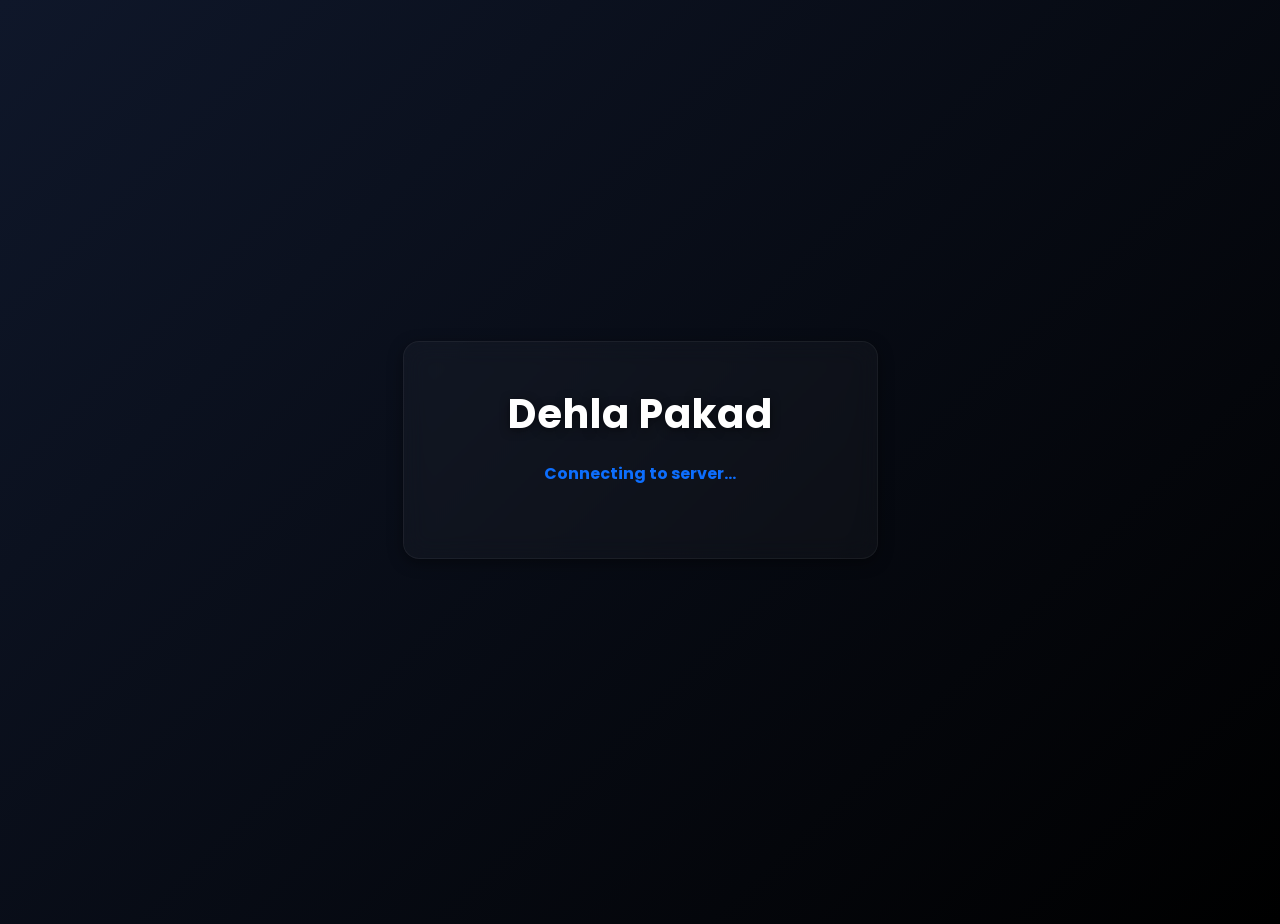
<file: src/index.html>
<!DOCTYPE html>
<html lang="en">
<head>
    <meta charset="UTF-8">
    <meta name="viewport" content="width=device-width, initial-scale=1.0, maximum-scale=1.0, user-scalable=no">
    <title>Dehla Pakad - Live Casino</title>
    <link href="https://cdn.jsdelivr.net/npm/bootstrap@5.3.0/dist/css/bootstrap.min.css" rel="stylesheet">
    <link href="https://fonts.googleapis.com/css2?family=Poppins:wght@300;400;600;700&display=swap" rel="stylesheet">
    <link rel="stylesheet" href="style.css">
    <!-- 🌟 PWA METADATA -->
    <link rel="manifest" href="manifest.json">
    <meta name="theme-color" content="#0f172a">
    <link rel="apple-touch-icon" href="icons/icon.svg">
</head>
<body>



<div id="lobby-screen" class="container mt-4 h-100 d-flex flex-column justify-content-center pb-5">
    <div class="row justify-content-center text-center">
        <div class="col-11 col-sm-8 col-md-6 col-lg-5 glass-panel p-4 p-md-5">
            <h1 class="page-title mb-4">Dehla Pakad</h1>
            <p id="lobby-status" class="text-primary fw-bold mb-4">Connecting to server...</p>

            <div id="lobby-controls" style="display: none;">

                <!-- Name Input -->
                <div class="mb-0">
                    <input type="text" id="player-name" class="form-control text-center fs-5 premium-input mb-1" placeholder="Enter Your Name" maxlength="12">
                    <!-- Visibility hidden reserves the physical space. &nbsp; ensures it has height even when empty. -->
                    <div id="name-error" class="text-danger small fw-bold text-center px-2 mb-1" style="visibility: hidden; opacity: 0; transition: opacity 0.2s ease;">&nbsp;</div>
                </div>
                <div class="premium-checkbox-container mb-4 text-start">
                    <label style="cursor: pointer; display: flex; align-items: center; gap: 10px; margin: 0;">
                        <input type="checkbox" id="evenDehlaToggle" style="width: 18px; height: 18px; cursor: pointer;">
                        <span style="font-weight: 500; font-size: 0.95rem;">Even Dehla Rule</span>
                    </label>
                </div>
                <!-- 🌟 NEW: Round Limit Toggle -->
                <div class="premium-checkbox-container mb-3 text-start">
                    <label style="cursor: pointer; display: flex; align-items: center; gap: 10px; margin: 0;">
                        <input type="checkbox" id="roundLimitToggle" onchange="toggleStepper()" style="width: 18px; height: 18px; cursor: pointer;">
                        <span style="font-weight: 500; font-size: 0.95rem;">Enable Round Limit</span>
                    </label>
                </div>

                <!-- 🌟 NEW: Stepper UI (Hidden by default) -->
                <div id="stepper-ui" class="stepper-container mb-4" style="display: none;">
                    <!-- Mouse and Touch events added for fast-increment -->
                    <button id="step-down" class="btn-stepper"
                            onmousedown="startStepper('down')" onmouseup="stopStepper()" onmouseleave="stopStepper()"
                            ontouchstart="startStepper('down')" ontouchend="stopStepper()">-</button>

                    <span class="fs-4 fw-bold text-white tracking-wide"><span id="round-limit-val">5</span> Rnds</span>

                    <button id="step-up" class="btn-stepper"
                            onmousedown="startStepper('up')" onmouseup="stopStepper()" onmouseleave="stopStepper()"
                            ontouchstart="startStepper('up')" ontouchend="stopStepper()">+</button>
                </div>

                <button class="btn btn-premium btn-lg w-100 mb-4" onclick="createRoom()">Create New Room</button>

                <div class="d-flex align-items-center mb-4">
                    <hr class="flex-grow-1 border-secondary opacity-25">
                    <span class="mx-3 text-muted small fw-bold tracking-wide">OR</span>
                    <hr class="flex-grow-1 border-secondary opacity-25">
                </div>

                <!-- Join Code Input -->
                <div class="mb-0">
                    <input type="text" id="join-code" class="form-control text-center fs-5 text-uppercase premium-input mb-1" placeholder="4-Digit Code" maxlength="4">
                    <div id="code-error" class="text-danger small fw-bold text-center px-2 mb-1" style="visibility: hidden; opacity: 0; transition: opacity 0.2s ease;">&nbsp;</div>
                </div>
                <button class="btn btn-premium btn-lg w-100 mb-3" onclick="joinRoom()">Join Room</button>
                <button class="btn btn-premium btn-lg w-100 mb-3"  onclick="joinAsSpectator()">
                    👁️ Watch Game
                </button>
            </div>
        </div>
    </div>
</div>

<div id="game-menu-modal" class="position-fixed top-0 start-0 w-100 h-100 justify-content-center align-items-center" style="background: rgba(0,0,0,0.85); z-index: 2000; display: none; backdrop-filter: blur(5px);">
    <div class="glass-panel text-center w-100 mx-3" style="max-width: 380px;">
        <h3 class="page-title mb-2">Game Menu</h3>
        <p class="fs-5 mb-4 text-white">Room Code: <strong class="text-primary" id="menu-room-code" style="font-size: 1.2em; text-shadow: 0 0 10px rgba(37,99,235,0.5);">####</strong></p>
        <div class="glass-inner p-3 mb-4">
            <h6 class="mb-3 text-muted border-bottom border-secondary pb-2 tracking-wide text-uppercase" style="font-size: 0.85rem;">Current Round Dehlas</h6>
            <div class="d-flex justify-content-between fs-5 fw-bold">
                <span class="text-primary">Team A: <span class="text-white ms-2" id="menu-scoreA">0</span></span>
                <span class="text-primary">Team B: <span class="text-white ms-2" id="menu-scoreB">0</span></span>
            </div>
        </div>
        <button id="mute-toggle-btn" class="btn btn-outline-light w-100 mb-3 rounded-pill fw-bold" style="border-color: var(--glass-border);" onclick="toggleMute()">🔊 Mute Sounds</button>
        <button class="btn btn-outline-light w-100 mb-3 rounded-pill fw-bold" style="border-color: var(--glass-border);" onclick="toggleRulesScreen()">📜 Room Rules</button>
        <button class="btn btn-outline-light w-100 mb-3 rounded-pill fw-bold" style="border-color: var(--glass-border);" onclick="toggleScoreboard()">📊 Match Scoreboard</button>
        <button class="btn btn-premium-danger btn-lg w-100 mb-4" onclick="leaveRoom()">🚪 Leave Game</button>
        <button class="btn btn-outline-light w-100 mb-3 rounded-pill fw-bold" style="border-color: var(--glass-border);" onclick="toggleHowToPlay()">📖 How to Play</button>
        <button class="btn btn-premium btn-lg w-100 mt-1" onclick="toggleGameMenu()">Resume Game</button>
    </div>
</div>

<div id="victory-screen" class="position-fixed top-0 start-0 w-100 h-100 justify-content-center align-items-center" style="background: rgba(0,0,0,0.85); z-index: 1000; display: none !important; backdrop-filter: blur(5px);">
    <div class="glass-panel text-center w-100 mx-3" style="max-width: 450px; max-height: 95vh; display: flex; flex-direction: column;">

        <h2 class="page-title mb-2 text-warning" style="text-shadow: 0 0 10px rgba(241, 196, 15, 0.4);">Round Over!</h2>
        <h5 id="victory-title" class="mb-3 text-white fw-bold">Calculating...</h5>

        <!-- TEAM ROUND SCORES -->
        <div class="d-flex justify-content-around mb-3">
            <div class="glass-inner p-2" style="width: 48%;">
                <h6 class="text-primary m-0 fw-bold tracking-wide text-uppercase" style="font-size: 0.85rem;">Team A</h6>
                <small class="text-white">Dehlas: <span id="modal-dehlasA">0</span><br>Pts: <span class="text-success fw-bold">+<span id="modal-pointsA">0</span></span></small>
            </div>
            <div class="glass-inner p-2" style="width: 48%;">
                <h6 class="text-primary m-0 fw-bold tracking-wide text-uppercase" style="font-size: 0.85rem;">Team B</h6>
                <small class="text-white">Dehlas: <span id="modal-dehlasB">0</span><br>Pts: <span class="text-success fw-bold">+<span id="modal-pointsB">0</span></span></small>
            </div>
        </div>

        <!-- CTAs / BUTTONS (Kept high for easy clicking without scrolling) -->
        <div id="victory-buttons" class="d-flex gap-3 mb-3">
            <button class="btn btn-premium w-50 py-2 rounded-pill" onclick="playAgain()">Next Round</button>
            <button class="btn btn-premium-danger w-50 py-2 rounded-pill" onclick="finishGame()">End Game</button>
        </div>
        <div id="game-over-message" class="text-success fs-4 fw-bold mb-3" style="display: none;"></div>

        <!-- MINI SCOREBOARD (Moved back down) -->
        <div class="hide-inner-scroll mb-3" style="max-height: 120px; overflow-y: auto; border-radius: 8px; border: 1px solid var(--glass-border);">
            <table class="glass-table m-0">
                <thead style="background: rgba(0,0,0,0.9);"><tr><th>Rnd</th><th>T-A</th><th>T-B</th></tr></thead>
                <tbody id="victory-scoreboard-body"></tbody>
            </table>
        </div>

        <!-- TOTAL SCORE (Restored to the very bottom below the table) -->
        <h5 class="m-0 text-primary fw-bold">Total: <span id="modal-match-score" class="text-white">0 - 0</span></h5>

    </div>
</div>

<div id="scoreboard-screen" class="position-fixed top-0 start-0 w-100 h-100 justify-content-center align-items-center" style="background: rgba(0,0,0,0.85); z-index: 3000; display: none; backdrop-filter: blur(5px);">
    <div class="glass-panel text-center w-100 mx-3" style="max-width: 400px; max-height: 90vh; display: flex; flex-direction: column;">
        <h3 class="page-title mb-3">Match History</h3>

        <div  class="hide-inner-scroll" style="flex-grow: 1; overflow-y: auto; margin-bottom: 15px; border-radius: 8px;">
            <table class="glass-table">
                <thead>
                <tr><th>Round</th><th>Team A</th><th>Team B</th></tr>
                </thead>
                <tbody id="main-scoreboard-body">
                <!-- Dynamic Rows Go Here -->
                </tbody>
                <tfoot>
                <tr class="fw-bold text-warning">
                    <td>TOTAL</td>
                    <td id="history-total-A">0</td>
                    <td id="history-total-B">0</td>
                </tr>
                </tfoot>
            </table>
        </div>

        <button class="btn btn-premium w-100 rounded-pill py-2" onclick="toggleScoreboard()">Close</button>
    </div>
</div>

<div id="rules-screen" class="position-fixed top-0 start-0 w-100 h-100 justify-content-center align-items-center" style="background: rgba(0,0,0,0.85); z-index: 3000; display: none; backdrop-filter: blur(5px);">
    <div class="glass-panel text-center w-100 mx-3" style="max-width: 400px; max-height: 90vh; display: flex; flex-direction: column;">
        <h3 class="page-title mb-3">Room Rules</h3>

        <!-- Scrollable container ready for future rules -->
        <div class="hide-inner-scroll text-start" style="flex-grow: 1; overflow-y: auto; margin-bottom: 15px; border-radius: 8px;">
            <table class="glass-table w-100 m-0">
                <tbody id="rules-table-body">
                <tr>
                    <td class="text-white fw-bold">Even Dehla Rule</td>
                    <td class="text-end" id="menu-rule-even">...</td>
                </tr>
                <tr>
                    <td class="text-white fw-bold">Round Limit</td>
                    <td class="text-end" id="menu-rule-limit">...</td>
                </tr>
                <!-- In the future, just add new <tr> tags here! -->
                </tbody>
            </table>
        </div>

        <button class="btn btn-premium w-100 rounded-pill py-2" onclick="toggleRulesScreen()">Close</button>
    </div>
</div>

<div id="spectator-list-screen" class="position-fixed top-0 start-0 w-100 h-100 justify-content-center align-items-center" style="background: rgba(0,0,0,0.85); z-index: 3000; display: none; backdrop-filter: blur(5px);">
    <div class="glass-panel text-center w-100 mx-3" style="max-width: 400px; max-height: 90vh; display: flex; flex-direction: column;">
        <h3 class="page-title mb-3">Live Spectators</h3>

        <div class="hide-inner-scroll text-start" style="flex-grow: 1; overflow-y: auto; margin-bottom: 15px; border-radius: 8px;">
            <table class="glass-table w-100 m-0">
                <tbody id="spectators-table-body">
                <!-- Names dynamically injected here -->
                </tbody>
            </table>
        </div>

        <button class="btn btn-premium w-100 rounded-pill py-2" onclick="toggleSpectatorModal()">Close</button>
    </div>
</div>

<div id="how-to-play-modal" class="position-fixed top-0 start-0 w-100 h-100 justify-content-center align-items-center" style="background: rgba(0,0,0,0.85); z-index: 3500; display: none; backdrop-filter: blur(5px);">
    <div class="glass-panel text-center w-100 mx-3 d-flex flex-column" style="max-width: 450px; max-height: 90vh; padding: 25px 20px;">
        <h3 class="page-title mb-4" style="font-size: 1.5rem;">How to Play</h3>

        <div class="hide-inner-scroll" style="flex-grow: 1; overflow-y: auto; border-radius: 8px;">

            <!-- Step 1 -->
            <div class="rule-card d-flex align-items-center p-3 mb-3 text-start">
                <div class="rule-icon-pod pod-purple me-3">🃏</div>
                <div>
                    <div class="rule-title">1. The Deal</div>
                    <p class="rule-text">Everyone gets 5 cards. The game starts <strong>without</strong> a Trump suit.</p>
                </div>
            </div>

            <!-- Step 2 -->
            <div class="rule-card d-flex align-items-center p-3 mb-3 text-start">
                <div class="rule-icon-pod pod-blue me-3">♠️</div>
                <div>
                    <div class="rule-title">2. Discovering Trump</div>
                    <p class="rule-text">You must follow suit. The first time a player breaks suit, that new suit permanently becomes <strong>Trump</strong>!</p>
                </div>
            </div>

            <!-- Step 3 -->
            <div class="rule-card d-flex align-items-center p-3 mb-3 text-start">
                <div class="rule-icon-pod pod-orange me-3">🔥</div>
                <div>
                    <div class="rule-title">3. The Bowni Bet</div>
                    <p class="rule-text">After all 13 cards are dealt, call Bowni to bet you'll catch <strong>ALL FOUR 10s</strong>. If the enemy catches even one, you lose instantly.</p>
                </div>
            </div>

            <!-- 🌟 NEW: Step 4 (Trick Rules & Partner Exception) -->
            <div class="rule-card d-flex align-items-center p-3 mb-3 text-start">
                <div class="rule-icon-pod pod-teal me-3">⚔️</div>
                <div>
                    <div class="rule-title">4. Playing the Tricks</div>
                    <p class="rule-text">The player who discovered Trump leads first. You must follow suit. If you can't, you <strong>must play Trump</strong>—<em>unless</em> your partner is currently winning the trick, then you can play anything!</p>
                </div>
            </div>

            <!-- Step 5 (Formerly Step 4) -->
            <div class="rule-card d-flex align-items-center p-3 mb-3 text-start">
                <div class="rule-icon-pod pod-red me-3">🧹</div>
                <div>
                    <div class="rule-title">5. Sweeping the Pile</div>
                    <p class="rule-text">Winning a trick leaves the cards on the table. The <em>same player</em> must win <strong>TWO tricks in a row</strong> to capture the pile.</p>
                </div>
            </div>

            <!-- Step 6 (Formerly Step 5) -->
            <div class="rule-card d-flex align-items-center p-3 mb-2 text-start">
                <div class="rule-icon-pod pod-gold me-3">🏆</div>
                <div>
                    <div class="rule-title">6. 13th Trick & Scoring</div>
                    <p class="rule-text">The winner of the final trick sweeps everything left on the table. Most 10s wins the round!</p>
                </div>
            </div>

        </div>

        <button class="btn btn-premium w-100 rounded-pill py-3 mt-4 fw-bold fs-6" onclick="toggleHowToPlay()">Close Guide</button>
    </div>
</div>

<div id="game-screen">

    <!-- 🌟 NEW: Smart Edge Bowni Indicator -->
<!--    <div id="bowni-smart-edge" class="position-absolute top-0 start-0 w-100 h-100" style="pointer-events: none; z-index: 45; display: none; overflow: hidden; border: 1px solid rgba(255,255,255,0.05);">-->
<!--        <div class="edge-beam edge-top"></div>-->
<!--        <div class="edge-beam edge-right"></div>-->
<!--        <div class="edge-beam edge-bottom"></div>-->
<!--        <div class="edge-beam edge-left"></div>-->
<!--    </div>-->
    <!-- 🌟 Bowni Solid Flare Border -->
    <div id="bowni-flare-border" class="position-absolute top-0 start-0 w-100 h-100" style="pointer-events: none; z-index: 45; display: none;"></div>

    <!-- 🌟 NEW: Unified Header Bar (Trump, Bowni, Menu) -->
    <div class="position-absolute top-0 start-0 w-100 d-flex justify-content-between align-items-start p-2 p-md-3" style="z-index: 50; pointer-events: none;">

        <!-- Left Group: Trump & Bowni -->
        <div class="d-flex align-items-center gap-2" style="pointer-events: auto;">
            <div id="trump-display" class="hud-badge text-white m-0" style="position: relative; top: 0; left: 0;">
                T: <span id="trump" class="text-danger">NONE</span>
            </div>
            <!-- Handled dynamically by JS -->
            <div id="bowni-badge" class="hud-badge text-white m-0" style="position: relative; top: 0; left: 0; display: none;"></div>
        </div>

        <!-- Right Group: Menu Button -->
        <div class="d-flex align-items-center gap-2" style="pointer-events: auto;">
            <!-- 🌟 NEW: Spectator Count Badge -->
            <div id="spectator-badge" class="hud-badge text-white m-0" style="cursor: pointer; display: none;" onclick="toggleSpectatorModal()">
                👁️ <span id="spectator-count-text">0</span>
            </div>

            <div id="menu-button" class="hud-badge text-white m-0" style="cursor: pointer; transition: 0.2s;" onclick="toggleGameMenu()">
                ⚙️
            </div>
        </div>
    </div>

    <!-- (Keep your bowni-container and pods below this exactly as they are) -->
    <!-- 🌟 NEW: Live Tension Bar inside Bowni Container -->
    <div id="bowni-container" class="position-absolute top-50 start-50 translate-middle text-center" style="display: none; z-index: 100;">
        <button class="btn btn-danger btn-lg shadow-lg mb-3" style="animation: pulse-pod 1s infinite alternate; padding: 12px 35px; font-size: 1.4rem; font-weight: bold; border-radius: 50px;" onclick="callBowni()">🔥 CALL BOWNI</button>

        <div class="timer-track" style="width: 220px; height: 10px; background: rgba(0,0,0,0.6); border-radius: 10px; overflow: hidden; margin: 0 auto; border: 1px solid rgba(255,255,255,0.2); box-shadow: inset 0 2px 4px rgba(0,0,0,0.8);">
            <div id="bowni-timer-bar" style="height: 100%; width: 100%; background: #2ecc71;"></div>
        </div>
    </div>

    <div id="pod-me" class="player-pod pod-bottom">
        <span id="badge-me"></span> <span id="bottom-pod-name">Me</span> <div class="turn-indicator"></div>
    </div>
    <div id="pod-right" class="player-pod pod-right">
        <span id="badge-right"></span> <span id="right-pod-name">Waiting...</span> <div class="turn-indicator"></div>
    </div>
    <div id="pod-top" class="player-pod pod-top">
        <span id="badge-top"></span> <span id="top-pod-name">Waiting...</span> <div class="turn-indicator"></div>
    </div>
    <div id="pod-left" class="player-pod pod-left">
        <span id="badge-left"></span> <span id="left-pod-name">Waiting...</span> <div class="turn-indicator"></div>
    </div>
    <div class="table-center">
        <div id="table-cards" class="position-absolute w-100 h-100 d-flex justify-content-center align-items-center"></div>
        <div id="pile-counter" class="position-absolute text-warning fw-bold fs-6" style="bottom: -25px; left: 50%; transform: translateX(-50%); white-space: nowrap;">Pile: 0</div>
    </div>

    <div class="my-hand-container">
        <div id="my-turn-glow" class="position-absolute w-100 h-100" style="border-radius: 20px; top: 0; left: 0; pointer-events: none; transition: 0.3s;"></div>
        <div id="my-hand" class="d-flex position-relative z-1"></div>
    </div>
</div>

<div id="danger-modal" class="position-fixed top-0 start-0 w-100 h-100 justify-content-center align-items-center" style="background: rgba(0,0,0,0.85); z-index: 4000; display: none; backdrop-filter: blur(5px);">

    <div class="glass-panel text-center w-100 mx-3 d-flex flex-column align-items-center" style="max-width: 420px; padding: 30px 25px; border: 1px solid rgba(239, 68, 68, 0.4); box-shadow: 0 8px 32px rgba(239, 68, 68, 0.25);">

        <!-- 🌟 NEW: Premium Icon Pod -->
        <div class="danger-icon-pod mb-3">
            <span style="filter: drop-shadow(0 2px 4px rgba(0,0,0,0.5));">⚠️</span>
        </div>

        <h3 id="danger-title" class="text-danger fw-bold mb-3 text-uppercase" style="font-size: 1.25rem; letter-spacing: 1px;">Warning</h3>

        <!-- 🌟 FIX: Added px-3 to give the text breathing room from the edges -->
        <p id="danger-message" class="text-white mb-4 px-3" style="font-size: 0.95rem; line-height: 1.5; color: #cbd5e1;">
            Are you sure you want to proceed?
        </p>

        <!-- 🌟 FIX: Responsive Button Stacking (Vertical on Mobile, Horizontal on Desktop) -->
        <div class="d-flex flex-column flex-sm-row gap-3 w-100 mt-2">
            <!-- order-2 on mobile puts Cancel at the bottom for safety, but order-sm-1 keeps it on the left for Desktop -->
            <button class="btn btn-outline-light w-100 rounded-pill fw-bold py-3 py-sm-2 order-2 order-sm-1" onclick="closeDangerModal()">Cancel</button>
            <button class="btn btn-premium-danger w-100 rounded-pill fw-bold py-3 py-sm-2 order-1 order-sm-2" onclick="confirmDangerModal()">Yes, Proceed</button>
        </div>

    </div>
</div>

<!-- 🌟 NEW: PREMIUM SYSTEM ALERT MODAL (Sapphire Card) -->
<div id="system-alert-modal" class="position-fixed top-0 start-0 w-100 h-100 justify-content-center align-items-center" style="background: rgba(0,0,0,0.85); z-index: 4500; display: none; backdrop-filter: blur(5px);">
    <div class="glass-panel text-center w-100 mx-3 d-flex flex-column align-items-center" style="max-width: 380px; padding: 30px 25px; border: 1px solid rgba(59, 130, 246, 0.4); box-shadow: 0 8px 32px rgba(37, 99, 235, 0.25);">

        <!-- Premium Sapphire Icon Pod (48x48) -->
        <div class="mb-3 d-flex align-items-center justify-content-center" style="width: 48px; height: 48px; border-radius: 50%; background: linear-gradient(135deg, rgba(59, 130, 246, 0.15), rgba(30, 64, 175, 0.4)); border: 1px solid rgba(59, 130, 246, 0.5); box-shadow: inset 0 2px 10px rgba(96, 165, 250, 0.1), 0 4px 15px rgba(37, 99, 235, 0.4);">
            <span style="font-family: Georgia, serif; font-style: italic; font-weight: bold; font-size: 1.5rem; color: #ffffff; filter: drop-shadow(0 2px 4px rgba(0,0,0,0.6));">i</span>
        </div>

        <h3 id="system-alert-title" class="text-primary fw-bold mb-3 text-uppercase" style="font-size: 1.15rem; letter-spacing: 1px;">Notice</h3>

        <!-- Text wrapping container (px-3 adds breathing room for long messages) -->
        <p id="system-alert-message" class="text-white mb-4 px-3" style="font-size: 0.95rem; line-height: 1.5; color: #cbd5e1;">
            System message goes here.
        </p>

        <!-- Single Full-Width OK Button -->
        <div class="d-flex w-100 mt-2">
            <button class="btn btn-premium w-100 rounded-pill fw-bold py-3 py-sm-2" onclick="confirmSystemAlert()">OK</button>
        </div>

    </div>
</div>

<script src="app.js"></script>
<!-- 🌟 NEW: Hidden Audio Engine -->
<audio id="sfx-bowni-call" src="sounds/bowni-call.mp3" preload="auto"></audio>
<audio id="sfx-bowni-success" src="sounds/bowni-success.mp3" preload="auto"></audio>
<audio id="sfx-bowni-fail" src="sounds/bowni-fail.mp3" preload="auto"></audio>
<audio id="sfx-card-snap" src="sounds/card-snap.mp3" preload="auto"></audio>
<audio id="sfx-error" src="sounds/error.mp3" preload="auto"></audio>
<audio id="sfx-dehla-capture" src="sounds/dehla-capture.mp3" preload="auto"></audio>

<!-- 🌟 PWA SERVICE WORKER REGISTRATION -->
<script>
    if ('serviceWorker' in navigator) {
        window.addEventListener('load', () => {
            navigator.serviceWorker.register('./sw.js')
                .then((reg) => console.log('PWA Service Worker registered.', reg.scope))
                .catch((err) => console.error('PWA Registration failed:', err));
        });
    }
</script>
</body>
</html>
</file>
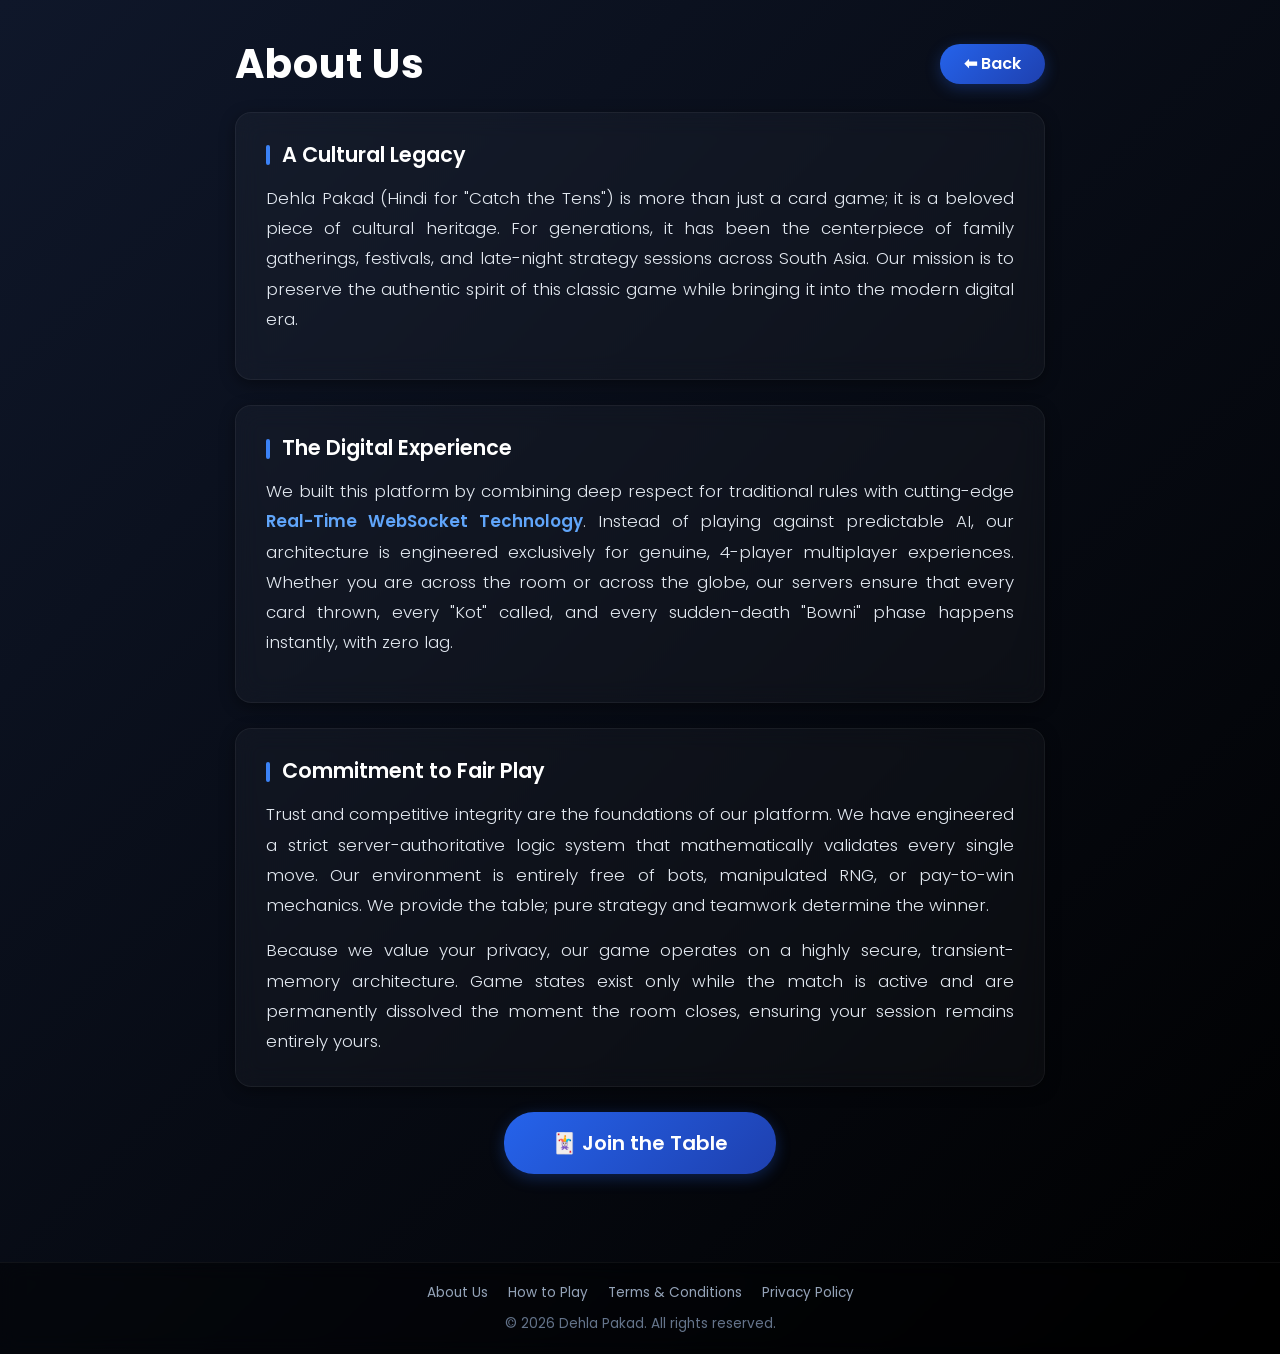
<file: src/about.html>
<!DOCTYPE html>
<html lang="en">
<head>
    <meta charset="UTF-8">
    <meta name="viewport" content="width=device-width, initial-scale=1.0, maximum-scale=1.0, user-scalable=no">
    <title>About Us - Dehla Pakad</title>
    <link href="https://cdn.jsdelivr.net/npm/bootstrap@5.3.0/dist/css/bootstrap.min.css" rel="stylesheet">
    <link href="https://fonts.googleapis.com/css2?family=Poppins:wght@300;400;600;700&display=swap" rel="stylesheet">
    <style>
        /* 1. VIP MIDNIGHT BACKGROUND & STRICT AXIS LOCK */
        html, body {
            overflow-x: hidden;
            width: 100%;
            background: linear-gradient(135deg, #0f172a 0%, #000000 100%);
            color: #e2e8f0;
            margin: 0;
            min-height: 100vh;
            font-family: 'Poppins', sans-serif;
            display: flex;
            flex-direction: column;
        }

        /* 2. ELEGANT SAPPHIRE SCROLLBAR */
        ::-webkit-scrollbar { width: 6px; }
        ::-webkit-scrollbar-track { background: #000000; }
        ::-webkit-scrollbar-thumb { background: #3b82f6; border-radius: 10px; }
        ::-webkit-scrollbar-thumb:hover { background: #60a5fa; }

        /* 3. LAYOUT */
        .policy-container {
            max-width: 850px;
            width: 100%;
            margin: 40px auto;
            padding: 0 20px;
            box-sizing: border-box;
        }

        /* 4. FROSTED GLASS CARDS */
        .policy-card {
            background: rgba(255, 255, 255, 0.03);
            backdrop-filter: blur(12px);
            -webkit-backdrop-filter: blur(12px);
            border: 1px solid rgba(255, 255, 255, 0.05);
            border-radius: 16px;
            padding: 30px;
            margin-bottom: 25px;
            transition: all 0.4s ease;
            box-shadow: 0 4px 15px rgba(0, 0, 0, 0.4);
            overflow-wrap: break-word;
            word-wrap: break-word;
            word-break: break-word;
        }

        .policy-card:hover {
            transform: translateY(-4px);
            background: rgba(255, 255, 255, 0.05);
            border-color: rgba(59, 130, 246, 0.5);
            box-shadow: 0 12px 30px rgba(0, 0, 0, 0.6);
        }

        /* 5. TYPOGRAPHY & JUSTIFICATION */
        .page-title {
            color: #ffffff;
            font-weight: 700;
            letter-spacing: 1px;
        }

        .section-title {
            color: #ffffff;
            font-weight: 600;
            font-size: 1.3rem;
            margin-bottom: 15px;
            display: flex;
            align-items: center;
        }

        .section-title::before {
            content: "";
            display: inline-block;
            width: 4px;
            height: 20px;
            background: #3b82f6;
            margin-right: 12px;
            border-radius: 2px;
        }

        .policy-card p, .policy-card li {
            font-weight: 300;
            line-height: 1.8;
            font-size: 1.05rem;
            text-align: justify;
            margin-bottom: 15px;
        }

        /* 6. PREMIUM SAPPHIRE BUTTONS */
        .btn-lobby {
            background: linear-gradient(135deg, #2563eb 0%, #1e40af 100%);
            color: #ffffff;
            font-weight: 600;
            border: none;
            border-radius: 30px;
            box-shadow: 0 4px 15px rgba(37, 99, 235, 0.3);
            transition: all 0.3s ease;
            white-space: nowrap;
        }

        .btn-lobby:hover {
            background: linear-gradient(135deg, #3b82f6 0%, #2563eb 100%);
            transform: translateY(-2px);
            color: #ffffff;
        }

        .highlight-text {
            color: #60a5fa;
            font-weight: 600;
        }

        /* 7. RESPONSIVE MOBILE TWEAKS */
        @media (max-width: 576px) {
            .policy-container { margin: 20px auto; padding: 0 15px; }
            .policy-card { padding: 20px; }
            .page-title { font-size: 1.6rem; }
            .btn-lobby { padding: 6px 16px !important; font-size: 0.9rem; }
            .policy-card p, .policy-card li { font-size: 0.95rem; }
        }

        /* 🌟 GLOBAL FOOTER STYLING */
        .app-footer {
            margin-top: auto; /* Pushes it to the bottom of the flex container */
            padding: 20px 0;
            background: rgba(0, 0, 0, 0.4);
            backdrop-filter: blur(10px);
            -webkit-backdrop-filter: blur(10px);
            border-top: 1px solid rgba(255, 255, 255, 0.05);
            text-align: center;
            font-size: 0.85rem;
        }

        .footer-links {
            display: flex;
            justify-content: center;
            flex-wrap: wrap;
            gap: 20px;
            margin-bottom: 10px;
        }

        .footer-link {
            color: #94a3b8;
            text-decoration: none;
            transition: color 0.2s;
        }

        .footer-link:hover {
            color: #3b82f6; /* Sapphire glow on hover */
        }

        .footer-copyright {
            color: #64748b;
        }
    </style>
</head>
<body>

<div class="policy-container">

    <div class="d-flex justify-content-between align-items-center flex-wrap gap-2 mb-4">
        <h1 class="page-title m-0">About Us</h1>
        <a href="index.html" class="btn btn-lobby px-4 py-2">⬅ Back</a>
    </div>

    <div class="policy-card">
        <h4 class="section-title">A Cultural Legacy</h4>
        <p>Dehla Pakad (Hindi for "Catch the Tens") is more than just a card game; it is a beloved piece of cultural heritage. For generations, it has been the centerpiece of family gatherings, festivals, and late-night strategy sessions across South Asia. Our mission is to preserve the authentic spirit of this classic game while bringing it into the modern digital era.</p>
    </div>

    <div class="policy-card">
        <h4 class="section-title">The Digital Experience</h4>
        <p>We built this platform by combining deep respect for traditional rules with cutting-edge <span class="highlight-text">Real-Time WebSocket Technology</span>. Instead of playing against predictable AI, our architecture is engineered exclusively for genuine, 4-player multiplayer experiences. Whether you are across the room or across the globe, our servers ensure that every card thrown, every "Kot" called, and every sudden-death "Bowni" phase happens instantly, with zero lag.</p>
    </div>

    <div class="policy-card">
        <h4 class="section-title">Commitment to Fair Play</h4>
        <p>Trust and competitive integrity are the foundations of our platform. We have engineered a strict server-authoritative logic system that mathematically validates every single move. Our environment is entirely free of bots, manipulated RNG, or pay-to-win mechanics. We provide the table; pure strategy and teamwork determine the winner.</p>
        <p class="mb-0">Because we value your privacy, our game operates on a highly secure, transient-memory architecture. Game states exist only while the match is active and are permanently dissolved the moment the room closes, ensuring your session remains entirely yours.</p>
    </div>

    <div class="text-center mt-4 mb-5">
        <a href="index.html" class="btn btn-lobby px-5 py-3 fs-5">🃏 Join the Table</a>
    </div>

</div>

<footer class="app-footer">
    <div class="footer-links">
        <a href="about.html" class="footer-link">About Us</a>
        <a href="rules.html" class="footer-link">How to Play</a>
        <a href="terms.html" class="footer-link">Terms & Conditions</a>
        <a href="privacy.html" class="footer-link">Privacy Policy</a>
    </div>
    <div class="footer-copyright">
        &copy; 2026 Dehla Pakad. All rights reserved.
    </div>
</footer>

</body>
</html>
</file>
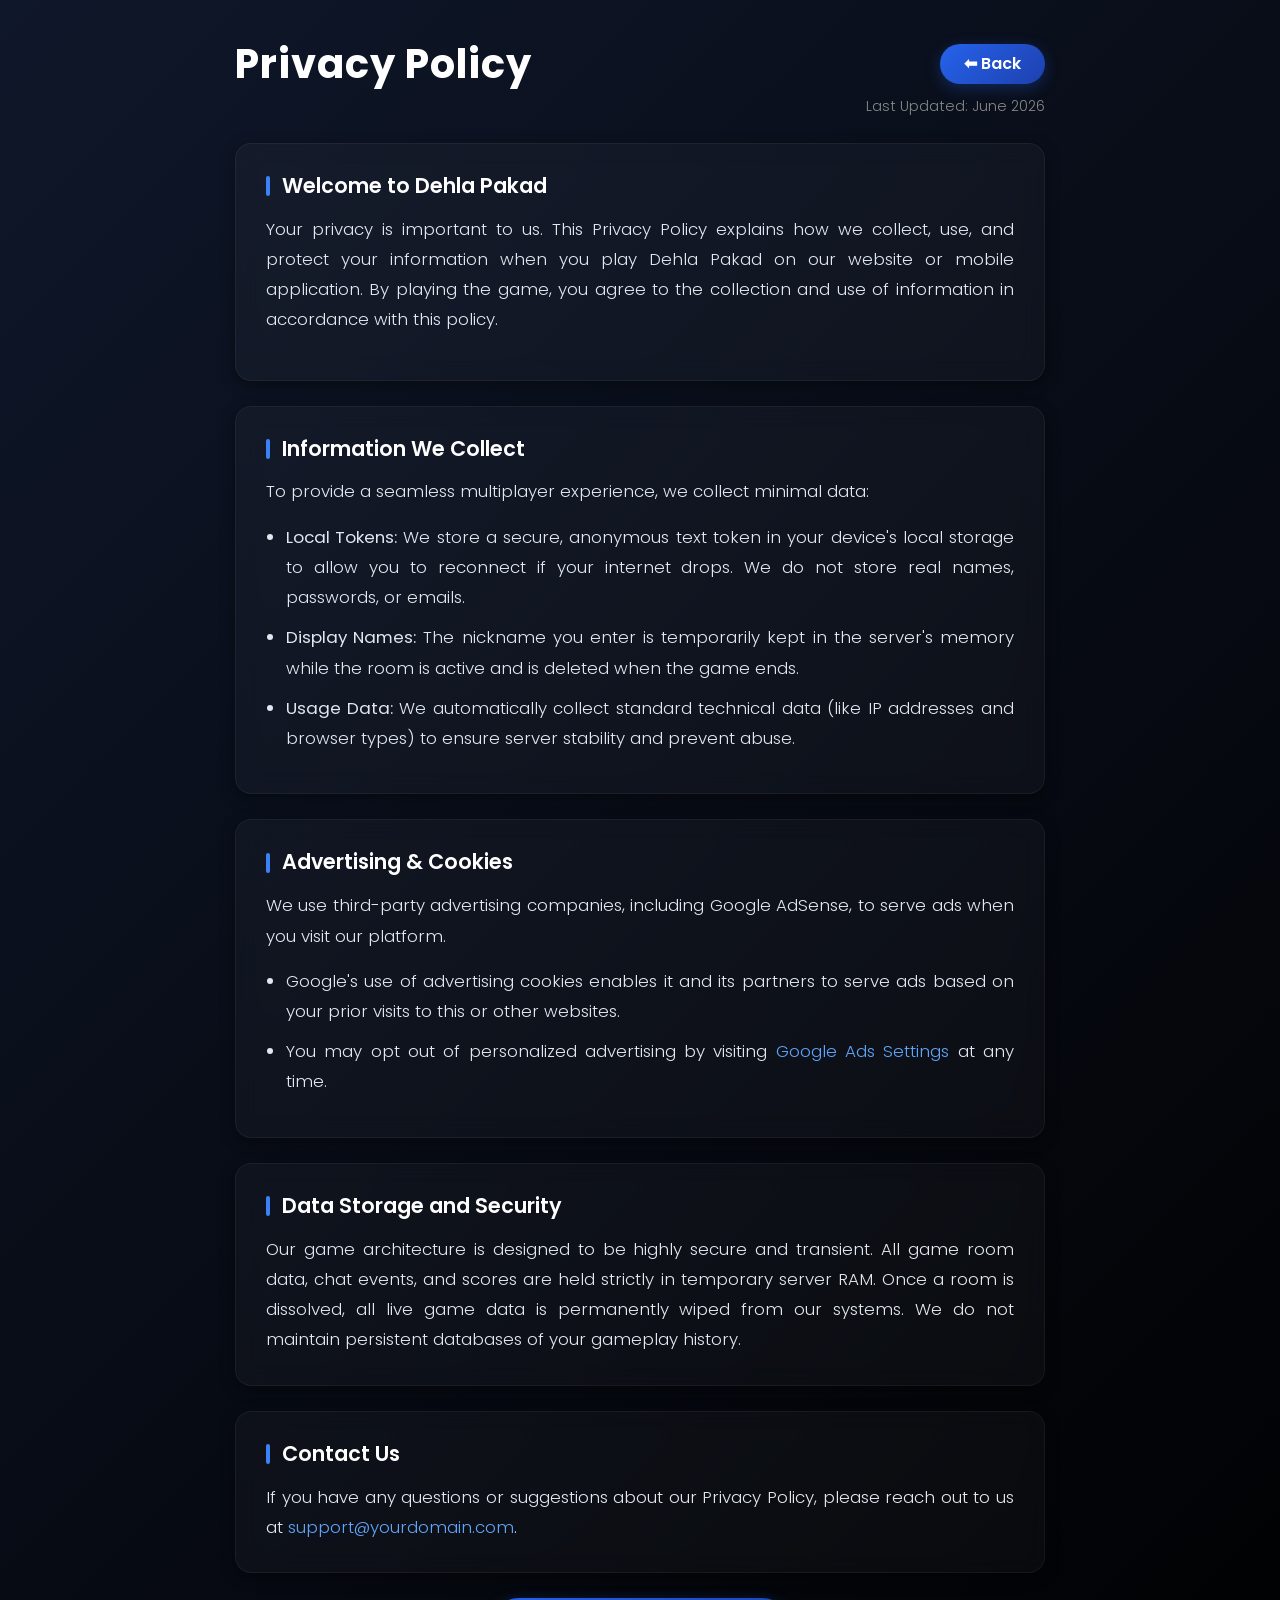
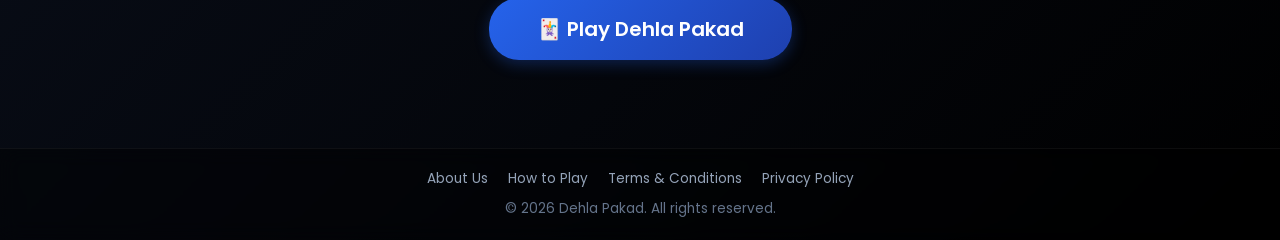
<file: src/privacy.html>
<!DOCTYPE html>
<html lang="en">
<head>
    <meta charset="UTF-8">
    <meta name="viewport" content="width=device-width, initial-scale=1.0, maximum-scale=1.0, user-scalable=no">
    <title>Privacy Policy - Dehla Pakad</title>
    <link href="https://cdn.jsdelivr.net/npm/bootstrap@5.3.0/dist/css/bootstrap.min.css" rel="stylesheet">
    <link href="https://fonts.googleapis.com/css2?family=Poppins:wght@300;400;600;700&display=swap" rel="stylesheet">
    <style>
        /* 1. VIP MIDNIGHT BACKGROUND & STRICT AXIS LOCK */
        html, body {
            overflow-x: hidden; /* 🌟 FIX: Strictly kills the horizontal scrollbar */
            width: 100%;
            background: linear-gradient(135deg, #0f172a 0%, #000000 100%);
            color: #e2e8f0;
            margin: 0;
            min-height: 100vh;
            font-family: 'Poppins', sans-serif;
            display: flex;
            flex-direction: column;
        }

        /* 2. ELEGANT SAPPHIRE SCROLLBAR */
        ::-webkit-scrollbar { width: 6px; } /* Slightly thinner for mobile */
        ::-webkit-scrollbar-track { background: #000000; }
        ::-webkit-scrollbar-thumb { background: #3b82f6; border-radius: 10px; }
        ::-webkit-scrollbar-thumb:hover { background: #60a5fa; }

        /* 3. LAYOUT */
        .policy-container {
            max-width: 850px;
            width: 100%;
            margin: 40px auto;
            padding: 0 20px;
            box-sizing: border-box;
        }

        /* 4. FROSTED GLASS CARDS */
        .policy-card {
            background: rgba(255, 255, 255, 0.03);
            backdrop-filter: blur(12px);
            -webkit-backdrop-filter: blur(12px);
            border: 1px solid rgba(255, 255, 255, 0.05);
            border-radius: 16px;
            padding: 30px;
            margin-bottom: 25px;
            transition: all 0.4s ease;
            box-shadow: 0 4px 15px rgba(0, 0, 0, 0.4);

            /* 🌟 FIX: Forces long URLs and emails to break instead of stretching the screen */
            overflow-wrap: break-word;
            word-wrap: break-word;
            word-break: break-word;
        }
        .policy-card:hover {
            transform: translateY(-4px);
            background: rgba(255, 255, 255, 0.05);
            border-color: rgba(59, 130, 246, 0.5);
            box-shadow: 0 12px 30px rgba(0, 0, 0, 0.6);
        }

        /* 5. TYPOGRAPHY & JUSTIFICATION */
        .page-title {
            color: #ffffff;
            font-weight: 700;
            letter-spacing: 1px;
        }

        .section-title {
            color: #ffffff;
            font-weight: 600;
            font-size: 1.3rem;
            margin-bottom: 15px;
            display: flex;
            align-items: center;
        }

        .section-title::before {
            content: "";
            display: inline-block;
            width: 4px;
            height: 20px;
            background: #3b82f6;
            margin-right: 12px;
            border-radius: 2px;
        }

        .policy-card p, .policy-card li {
            font-weight: 300;
            line-height: 1.8;
            font-size: 1.05rem;
            text-align: justify;
            margin-bottom: 15px;
        }

        .policy-card ul { padding-left: 20px; }
        .policy-card li { margin-bottom: 10px; }

        .last-updated {
            color: #888888;
            font-size: 0.9rem;
            text-align: right;
            margin-bottom: 25px;
            font-weight: 300;
        }

        /* 6. PREMIUM SAPPHIRE BUTTONS */
        .btn-lobby {
            background: linear-gradient(135deg, #2563eb 0%, #1e40af 100%);
            color: #ffffff;
            font-weight: 600;
            border: none;
            border-radius: 30px;
            box-shadow: 0 4px 15px rgba(37, 99, 235, 0.3);
            transition: all 0.3s ease;
            white-space: nowrap; /* Keeps the button text on one line */
        }

        .btn-lobby:hover {
            background: linear-gradient(135deg, #3b82f6 0%, #2563eb 100%);
            transform: translateY(-2px);
            color: #ffffff;
        }

        .highlight-link { color: #60a5fa; text-decoration: none; transition: color 0.2s; }
        .highlight-link:hover { color: #93c5fd; text-decoration: underline; }

        /* 🌟 FIX 7. RESPONSIVE MOBILE TWEAKS (For Galaxy S8 & smaller) */
        @media (max-width: 576px) {
            .policy-container {
                margin: 20px auto;
                padding: 0 15px;
            }
            .policy-card {
                padding: 20px; /* Less padding to give text more room */
            }
            .page-title {
                font-size: 1.6rem; /* Shrinks title slightly */
            }
            .btn-lobby {
                padding: 6px 16px !important;
                font-size: 0.9rem;
            }
            .policy-card p, .policy-card li {
                font-size: 0.95rem; /* Better reading size for phones */
            }
        }
/* 🌟 GLOBAL FOOTER STYLING */
        .app-footer {
            margin-top: auto; /* Pushes it to the bottom of the flex container */
            padding: 20px 0;
            background: rgba(0, 0, 0, 0.4);
            backdrop-filter: blur(10px);
            -webkit-backdrop-filter: blur(10px);
            border-top: 1px solid rgba(255, 255, 255, 0.05);
            text-align: center;
            font-size: 0.85rem;
        }

        .footer-links {
            display: flex;
            justify-content: center;
            flex-wrap: wrap;
            gap: 20px;
            margin-bottom: 10px;
        }

        .footer-link {
            color: #94a3b8;
            text-decoration: none;
            transition: color 0.2s;
        }

        .footer-link:hover {
            color: #3b82f6; /* Sapphire glow on hover */
        }

        .footer-copyright {
            color: #64748b;
        }
    </style>


</head>
<body>

<div class="policy-container">

    <div class="d-flex justify-content-between align-items-center flex-wrap gap-2 mb-2">
        <h1 class="page-title m-0">Privacy Policy</h1>
        <a href="index.html" class="btn btn-lobby px-4 py-2">⬅ Back</a>
    </div>

    <div class="last-updated">Last Updated: June 2026</div>

    <div class="policy-card">
        <h4 class="section-title">Welcome to Dehla Pakad</h4>
        <p>Your privacy is important to us. This Privacy Policy explains how we collect, use, and protect your information when you play Dehla Pakad on our website or mobile application. By playing the game, you agree to the collection and use of information in accordance with this policy.</p>
    </div>

    <div class="policy-card">
        <h4 class="section-title">Information We Collect</h4>
        <p>To provide a seamless multiplayer experience, we collect minimal data:</p>
        <ul class="mb-0">
            <li><strong>Local Tokens:</strong> We store a secure, anonymous text token in your device's local storage to allow you to reconnect if your internet drops. We do not store real names, passwords, or emails.</li>
            <li><strong>Display Names:</strong> The nickname you enter is temporarily kept in the server's memory while the room is active and is deleted when the game ends.</li>
            <li><strong>Usage Data:</strong> We automatically collect standard technical data (like IP addresses and browser types) to ensure server stability and prevent abuse.</li>
        </ul>
    </div>

    <div class="policy-card">
        <h4 class="section-title">Advertising & Cookies</h4>
        <p>We use third-party advertising companies, including Google AdSense, to serve ads when you visit our platform.</p>
        <ul class="mb-0">
            <li>Google's use of advertising cookies enables it and its partners to serve ads based on your prior visits to this or other websites.</li>
            <li>You may opt out of personalized advertising by visiting <a href="https://myadcenter.google.com/" target="_blank" class="highlight-link">Google Ads Settings</a> at any time.</li>
        </ul>
    </div>

    <div class="policy-card">
        <h4 class="section-title">Data Storage and Security</h4>
        <p class="mb-0">Our game architecture is designed to be highly secure and transient. All game room data, chat events, and scores are held strictly in temporary server RAM. Once a room is dissolved, all live game data is permanently wiped from our systems. We do not maintain persistent databases of your gameplay history.</p>
    </div>

    <div class="policy-card">
        <h4 class="section-title">Contact Us</h4>
        <p class="mb-0">If you have any questions or suggestions about our Privacy Policy, please reach out to us at <a href="mailto:support@yourdomain.com" class="highlight-link">support@yourdomain.com</a>.</p>
    </div>

    <div class="text-center mt-4 mb-5">
        <a href="index.html" class="btn btn-lobby px-5 py-3 fs-5">🃏 Play Dehla Pakad</a>
    </div>

</div>

<footer class="app-footer">
    <div class="footer-links">
        <a href="about.html" class="footer-link">About Us</a>
        <a href="rules.html" class="footer-link">How to Play</a>
        <a href="terms.html" class="footer-link">Terms & Conditions</a>
        <a href="privacy.html" class="footer-link">Privacy Policy</a>
    </div>
    <div class="footer-copyright">
        &copy; 2026 Dehla Pakad. All rights reserved.
    </div>
</footer>

</body>
</html>
</file>
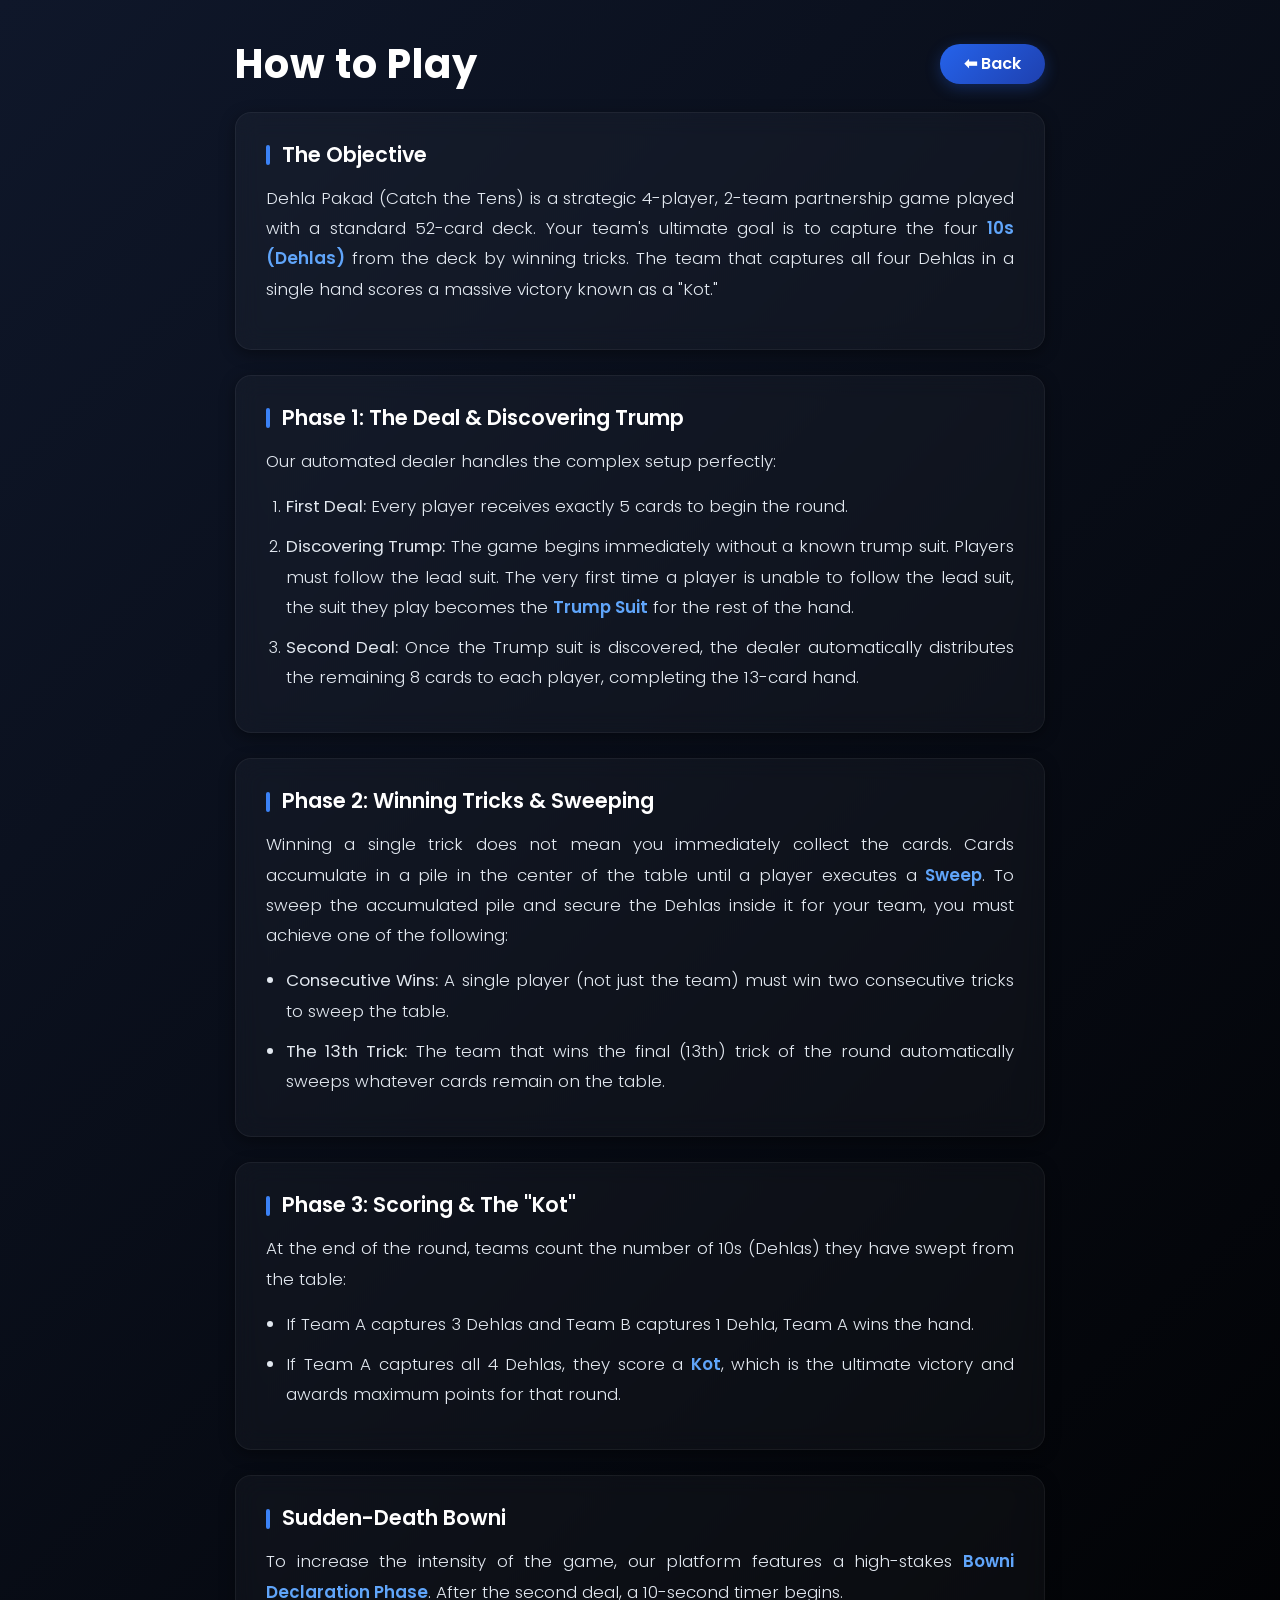
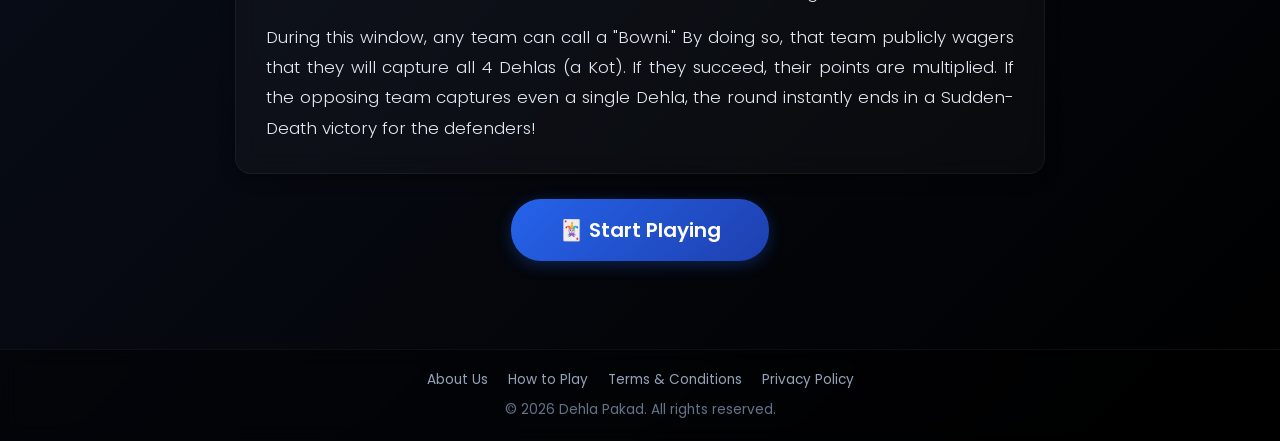
<file: src/rules.html>
<!DOCTYPE html>
<html lang="en">
<head>
    <meta charset="UTF-8">
    <meta name="viewport" content="width=device-width, initial-scale=1.0, maximum-scale=1.0, user-scalable=no">
    <title>How to Play - Dehla Pakad Rules</title>
    <link href="https://cdn.jsdelivr.net/npm/bootstrap@5.3.0/dist/css/bootstrap.min.css" rel="stylesheet">
    <link href="https://fonts.googleapis.com/css2?family=Poppins:wght@300;400;600;700&display=swap" rel="stylesheet">
    <style>
        /* 1. VIP MIDNIGHT BACKGROUND & STRICT AXIS LOCK */
        html, body {
            overflow-x: hidden;
            width: 100%;
            background: linear-gradient(135deg, #0f172a 0%, #000000 100%);
            color: #e2e8f0;
            margin: 0;
            min-height: 100vh;
            font-family: 'Poppins', sans-serif;
            display: flex;
            flex-direction: column;
        }

        /* 2. ELEGANT SAPPHIRE SCROLLBAR */
        ::-webkit-scrollbar { width: 6px; }
        ::-webkit-scrollbar-track { background: #000000; }
        ::-webkit-scrollbar-thumb { background: #3b82f6; border-radius: 10px; }
        ::-webkit-scrollbar-thumb:hover { background: #60a5fa; }

        /* 3. LAYOUT */
        .policy-container {
            max-width: 850px;
            width: 100%;
            margin: 40px auto;
            padding: 0 20px;
            box-sizing: border-box;
        }

        /* 4. FROSTED GLASS CARDS */
        .policy-card {
            background: rgba(255, 255, 255, 0.03);
            backdrop-filter: blur(12px);
            -webkit-backdrop-filter: blur(12px);
            border: 1px solid rgba(255, 255, 255, 0.05);
            border-radius: 16px;
            padding: 30px;
            margin-bottom: 25px;
            transition: all 0.4s ease;
            box-shadow: 0 4px 15px rgba(0, 0, 0, 0.4);
            overflow-wrap: break-word;
            word-wrap: break-word;
            word-break: break-word;
        }

        .policy-card:hover {
            transform: translateY(-4px);
            background: rgba(255, 255, 255, 0.05);
            border-color: rgba(59, 130, 246, 0.5);
            box-shadow: 0 12px 30px rgba(0, 0, 0, 0.6);
        }

        /* 5. TYPOGRAPHY & JUSTIFICATION */
        .page-title {
            color: #ffffff;
            font-weight: 700;
            letter-spacing: 1px;
        }

        .section-title {
            color: #ffffff;
            font-weight: 600;
            font-size: 1.3rem;
            margin-bottom: 15px;
            display: flex;
            align-items: center;
        }

        .section-title::before {
            content: "";
            display: inline-block;
            width: 4px;
            height: 20px;
            background: #3b82f6;
            margin-right: 12px;
            border-radius: 2px;
        }

        .policy-card p, .policy-card li {
            font-weight: 300;
            line-height: 1.8;
            font-size: 1.05rem;
            text-align: justify;
            margin-bottom: 15px;
        }

        .policy-card ul, .policy-card ol { padding-left: 20px; }
        .policy-card li { margin-bottom: 10px; }

        /* 6. PREMIUM SAPPHIRE BUTTONS */
        .btn-lobby {
            background: linear-gradient(135deg, #2563eb 0%, #1e40af 100%);
            color: #ffffff;
            font-weight: 600;
            border: none;
            border-radius: 30px;
            box-shadow: 0 4px 15px rgba(37, 99, 235, 0.3);
            transition: all 0.3s ease;
            white-space: nowrap;
        }

        .btn-lobby:hover {
            background: linear-gradient(135deg, #3b82f6 0%, #2563eb 100%);
            transform: translateY(-2px);
            color: #ffffff;
        }

        .highlight-text {
            color: #60a5fa;
            font-weight: 600;
        }

        /* 7. RESPONSIVE MOBILE TWEAKS */
        @media (max-width: 576px) {
            .policy-container { margin: 20px auto; padding: 0 15px; }
            .policy-card { padding: 20px; }
            .page-title { font-size: 1.6rem; }
            .btn-lobby { padding: 6px 16px !important; font-size: 0.9rem; }
            .policy-card p, .policy-card li { font-size: 0.95rem; }
        }

        /* 🌟 GLOBAL FOOTER STYLING */
        .app-footer {
            margin-top: auto; /* Pushes it to the bottom of the flex container */
            padding: 20px 0;
            background: rgba(0, 0, 0, 0.4);
            backdrop-filter: blur(10px);
            -webkit-backdrop-filter: blur(10px);
            border-top: 1px solid rgba(255, 255, 255, 0.05);
            text-align: center;
            font-size: 0.85rem;
        }

        .footer-links {
            display: flex;
            justify-content: center;
            flex-wrap: wrap;
            gap: 20px;
            margin-bottom: 10px;
        }

        .footer-link {
            color: #94a3b8;
            text-decoration: none;
            transition: color 0.2s;
        }

        .footer-link:hover {
            color: #3b82f6; /* Sapphire glow on hover */
        }

        .footer-copyright {
            color: #64748b;
        }
    </style>
</head>
<body>

<div class="policy-container">

    <div class="d-flex justify-content-between align-items-center flex-wrap gap-2 mb-4">
        <h1 class="page-title m-0">How to Play</h1>
        <a href="index.html" class="btn btn-lobby px-4 py-2">⬅ Back</a>
    </div>

    <div class="policy-card">
        <h4 class="section-title">The Objective</h4>
        <p>Dehla Pakad (Catch the Tens) is a strategic 4-player, 2-team partnership game played with a standard 52-card deck. Your team's ultimate goal is to capture the four <span class="highlight-text">10s (Dehlas)</span> from the deck by winning tricks. The team that captures all four Dehlas in a single hand scores a massive victory known as a "Kot."</p>
    </div>

    <div class="policy-card">
        <h4 class="section-title">Phase 1: The Deal & Discovering Trump</h4>
        <p>Our automated dealer handles the complex setup perfectly:</p>
        <ol class="mb-0">
            <li><strong>First Deal:</strong> Every player receives exactly 5 cards to begin the round.</li>
            <li><strong>Discovering Trump:</strong> The game begins immediately without a known trump suit. Players must follow the lead suit. The very first time a player is unable to follow the lead suit, the suit they play becomes the <span class="highlight-text">Trump Suit</span> for the rest of the hand.</li>
            <li><strong>Second Deal:</strong> Once the Trump suit is discovered, the dealer automatically distributes the remaining 8 cards to each player, completing the 13-card hand.</li>
        </ol>
    </div>

    <div class="policy-card">
        <h4 class="section-title">Phase 2: Winning Tricks & Sweeping</h4>
        <p>Winning a single trick does not mean you immediately collect the cards. Cards accumulate in a pile in the center of the table until a player executes a <span class="highlight-text">Sweep</span>. To sweep the accumulated pile and secure the Dehlas inside it for your team, you must achieve one of the following:</p>
        <ul class="mb-0">
            <li><strong>Consecutive Wins:</strong> A single player (not just the team) must win two consecutive tricks to sweep the table.</li>
            <li><strong>The 13th Trick:</strong> The team that wins the final (13th) trick of the round automatically sweeps whatever cards remain on the table.</li>
        </ul>
    </div>

    <div class="policy-card">
        <h4 class="section-title">Phase 3: Scoring & The "Kot"</h4>
        <p>At the end of the round, teams count the number of 10s (Dehlas) they have swept from the table:</p>
        <ul class="mb-0">
            <li>If Team A captures 3 Dehlas and Team B captures 1 Dehla, Team A wins the hand.</li>
            <li>If Team A captures all 4 Dehlas, they score a <span class="highlight-text">Kot</span>, which is the ultimate victory and awards maximum points for that round.</li>
        </ul>
    </div>

    <div class="policy-card">
        <h4 class="section-title">Sudden-Death Bowni</h4>
        <p>To increase the intensity of the game, our platform features a high-stakes <span class="highlight-text">Bowni Declaration Phase</span>. After the second deal, a 10-second timer begins.</p>
        <p class="mb-0">During this window, any team can call a "Bowni." By doing so, that team publicly wagers that they will capture all 4 Dehlas (a Kot). If they succeed, their points are multiplied. If the opposing team captures even a single Dehla, the round instantly ends in a Sudden-Death victory for the defenders!</p>
    </div>

    <div class="text-center mt-4 mb-5">
        <a href="index.html" class="btn btn-lobby px-5 py-3 fs-5">🃏 Start Playing</a>
    </div>

</div>

<footer class="app-footer">
    <div class="footer-links">
        <a href="about.html" class="footer-link">About Us</a>
        <a href="rules.html" class="footer-link">How to Play</a>
        <a href="terms.html" class="footer-link">Terms & Conditions</a>
        <a href="privacy.html" class="footer-link">Privacy Policy</a>
    </div>
    <div class="footer-copyright">
        &copy; 2026 Dehla Pakad. All rights reserved.
    </div>
</footer>

</body>
</html>
</file>
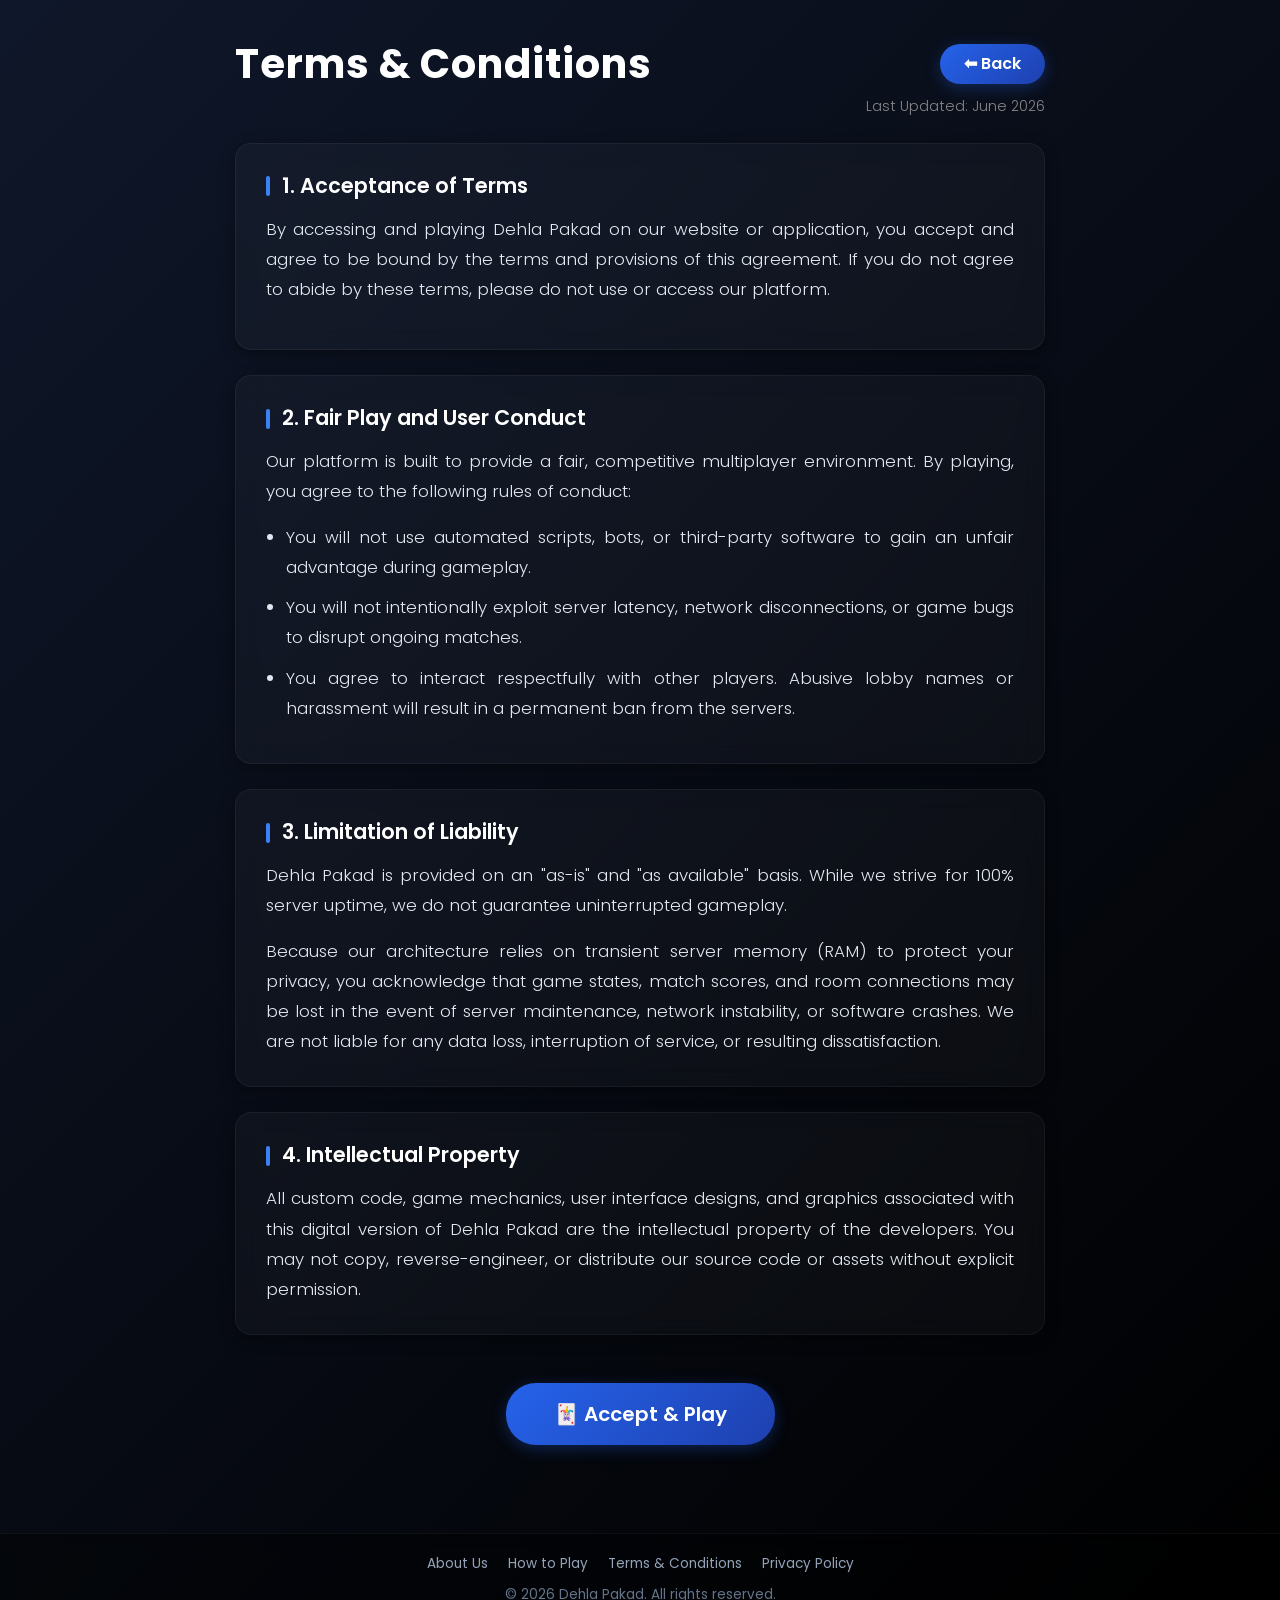
<file: src/terms.html>
<!DOCTYPE html>
<html lang="en">
<head>
    <meta charset="UTF-8">
    <meta name="viewport" content="width=device-width, initial-scale=1.0, maximum-scale=1.0, user-scalable=no">
    <title>Terms & Conditions - Dehla Pakad</title>
    <link href="https://cdn.jsdelivr.net/npm/bootstrap@5.3.0/dist/css/bootstrap.min.css" rel="stylesheet">
    <link href="https://fonts.googleapis.com/css2?family=Poppins:wght@300;400;600;700&display=swap" rel="stylesheet">
    <style>
        /* 1. VIP MIDNIGHT BACKGROUND & STRICT AXIS LOCK */
        html, body {
            overflow-x: hidden;
            width: 100%;
            background: linear-gradient(135deg, #0f172a 0%, #000000 100%);
            color: #e2e8f0;
            margin: 0;
            min-height: 100vh;
            font-family: 'Poppins', sans-serif;
            display: flex;
            flex-direction: column;
        }

        /* 2. ELEGANT SAPPHIRE SCROLLBAR */
        ::-webkit-scrollbar { width: 6px; }
        ::-webkit-scrollbar-track { background: #000000; }
        ::-webkit-scrollbar-thumb { background: #3b82f6; border-radius: 10px; }
        ::-webkit-scrollbar-thumb:hover { background: #60a5fa; }

        /* 3. LAYOUT */
        .policy-container {
            max-width: 850px;
            width: 100%;
            margin: 40px auto;
            padding: 0 20px;
            box-sizing: border-box;
        }

        /* 4. FROSTED GLASS CARDS */
        .policy-card {
            background: rgba(255, 255, 255, 0.03);
            backdrop-filter: blur(12px);
            -webkit-backdrop-filter: blur(12px);
            border: 1px solid rgba(255, 255, 255, 0.05);
            border-radius: 16px;
            padding: 30px;
            margin-bottom: 25px;
            transition: all 0.4s ease;
            box-shadow: 0 4px 15px rgba(0, 0, 0, 0.4);
            overflow-wrap: break-word;
            word-wrap: break-word;
            word-break: break-word;
        }

        .policy-card:hover {
            transform: translateY(-4px);
            background: rgba(255, 255, 255, 0.05);
            border-color: rgba(59, 130, 246, 0.5);
            box-shadow: 0 12px 30px rgba(0, 0, 0, 0.6);
        }

        /* 5. TYPOGRAPHY & JUSTIFICATION */
        .page-title {
            color: #ffffff;
            font-weight: 700;
            letter-spacing: 1px;
        }

        .section-title {
            color: #ffffff;
            font-weight: 600;
            font-size: 1.3rem;
            margin-bottom: 15px;
            display: flex;
            align-items: center;
        }

        .section-title::before {
            content: "";
            display: inline-block;
            width: 4px;
            height: 20px;
            background: #3b82f6;
            margin-right: 12px;
            border-radius: 2px;
        }

        .policy-card p, .policy-card li {
            font-weight: 300;
            line-height: 1.8;
            font-size: 1.05rem;
            text-align: justify;
            margin-bottom: 15px;
        }

        .policy-card ul, .policy-card ol { padding-left: 20px; }
        .policy-card li { margin-bottom: 10px; }

        .last-updated {
            color: #888888;
            font-size: 0.9rem;
            text-align: right;
            margin-bottom: 25px;
            font-weight: 300;
        }

        /* 6. PREMIUM SAPPHIRE BUTTONS */
        .btn-lobby {
            background: linear-gradient(135deg, #2563eb 0%, #1e40af 100%);
            color: #ffffff;
            font-weight: 600;
            border: none;
            border-radius: 30px;
            box-shadow: 0 4px 15px rgba(37, 99, 235, 0.3);
            transition: all 0.3s ease;
            white-space: nowrap;
        }

        .btn-lobby:hover {
            background: linear-gradient(135deg, #3b82f6 0%, #2563eb 100%);
            transform: translateY(-2px);
            color: #ffffff;
        }

        .highlight-link { color: #60a5fa; text-decoration: none; transition: color 0.2s; }
        .highlight-link:hover { color: #93c5fd; text-decoration: underline; }

        /* 7. RESPONSIVE MOBILE TWEAKS */
        @media (max-width: 576px) {
            .policy-container { margin: 20px auto; padding: 0 15px; }
            .policy-card { padding: 20px; }
            .page-title { font-size: 1.6rem; }
            .btn-lobby { padding: 6px 16px !important; font-size: 0.9rem; }
            .policy-card p, .policy-card li { font-size: 0.95rem; }
        }
        /* 🌟 GLOBAL FOOTER STYLING */
        .app-footer {
            margin-top: auto; /* Pushes it to the bottom of the flex container */
            padding: 20px 0;
            background: rgba(0, 0, 0, 0.4);
            backdrop-filter: blur(10px);
            -webkit-backdrop-filter: blur(10px);
            border-top: 1px solid rgba(255, 255, 255, 0.05);
            text-align: center;
            font-size: 0.85rem;
        }

        .footer-links {
            display: flex;
            justify-content: center;
            flex-wrap: wrap;
            gap: 20px;
            margin-bottom: 10px;
        }

        .footer-link {
            color: #94a3b8;
            text-decoration: none;
            transition: color 0.2s;
        }

        .footer-link:hover {
            color: #3b82f6; /* Sapphire glow on hover */
        }

        .footer-copyright {
            color: #64748b;
        }
    </style>
</head>
<body>

<div class="policy-container">

    <div class="d-flex justify-content-between align-items-center flex-wrap gap-2 mb-2">
        <h1 class="page-title m-0">Terms & Conditions</h1>
        <a href="index.html" class="btn btn-lobby px-4 py-2">⬅ Back</a>
    </div>

    <div class="last-updated">Last Updated: June 2026</div>

    <div class="policy-card">
        <h4 class="section-title">1. Acceptance of Terms</h4>
        <p>By accessing and playing Dehla Pakad on our website or application, you accept and agree to be bound by the terms and provisions of this agreement. If you do not agree to abide by these terms, please do not use or access our platform.</p>
    </div>

    <div class="policy-card">
        <h4 class="section-title">2. Fair Play and User Conduct</h4>
        <p>Our platform is built to provide a fair, competitive multiplayer environment. By playing, you agree to the following rules of conduct:</p>
        <ul class="mb-0">
            <li>You will not use automated scripts, bots, or third-party software to gain an unfair advantage during gameplay.</li>
            <li>You will not intentionally exploit server latency, network disconnections, or game bugs to disrupt ongoing matches.</li>
            <li>You agree to interact respectfully with other players. Abusive lobby names or harassment will result in a permanent ban from the servers.</li>
        </ul>
    </div>

    <div class="policy-card">
        <h4 class="section-title">3. Limitation of Liability</h4>
        <p>Dehla Pakad is provided on an "as-is" and "as available" basis. While we strive for 100% server uptime, we do not guarantee uninterrupted gameplay.</p>
        <p class="mb-0">Because our architecture relies on transient server memory (RAM) to protect your privacy, you acknowledge that game states, match scores, and room connections may be lost in the event of server maintenance, network instability, or software crashes. We are not liable for any data loss, interruption of service, or resulting dissatisfaction.</p>
    </div>

    <div class="policy-card">
        <h4 class="section-title">4. Intellectual Property</h4>
        <p class="mb-0">All custom code, game mechanics, user interface designs, and graphics associated with this digital version of Dehla Pakad are the intellectual property of the developers. You may not copy, reverse-engineer, or distribute our source code or assets without explicit permission.</p>
    </div>

    <div class="text-center mt-5 mb-5">
        <a href="index.html" class="btn btn-lobby px-5 py-3 fs-5">🃏 Accept & Play</a>
    </div>

</div>

<footer class="app-footer">
    <div class="footer-links">
        <a href="about.html" class="footer-link">About Us</a>
        <a href="rules.html" class="footer-link">How to Play</a>
        <a href="terms.html" class="footer-link">Terms & Conditions</a>
        <a href="privacy.html" class="footer-link">Privacy Policy</a>
    </div>
    <div class="footer-copyright">
        &copy; 2026 Dehla Pakad. All rights reserved.
    </div>
</footer>

</body>
</html>
</file>
<file: src/style.css>
/* --- HIDE SCROLLBARS FOR LOBBY, MENU, SCOREBOARD & VICTORY --- */
      /* Hide scrollbar for Chrome, Safari and Opera */
      #lobby-screen::-webkit-scrollbar,
      #game-menu-modal::-webkit-scrollbar,
      #scoreboard-screen::-webkit-scrollbar,
      #victory-screen::-webkit-scrollbar,
      .hide-inner-scroll::-webkit-scrollbar {
          display: none;
      }

      /* Hide scrollbar for IE, Edge and Firefox */
      #lobby-screen,
      #game-menu-modal,
      #scoreboard-screen,
      #victory-screen,
      .hide-inner-scroll {
          -ms-overflow-style: none;
          scrollbar-width: none;
      }
                    /* 1. CORE THEME VARIABLES */
                    :root {
                        --bg-gradient-start: #0f172a;
                        --bg-gradient-end: #000000;
                        --glass-bg: rgba(255, 255, 255, 0.03);
                        --glass-border: rgba(255, 255, 255, 0.05);
                        --glass-shadow: 0 4px 15px rgba(0, 0, 0, 0.4);
                        --accent-primary: #2563eb;
                        --accent-secondary: #1e40af;
                        --accent-hover: #3b82f6;
                        --text-main: #e2e8f0;
                        --text-highlight: #ffffff;
                    }

                    /* 2. THE CASINO ATMOSPHERE */
                    body {
                        background: linear-gradient(135deg, var(--bg-gradient-start) 0%, var(--bg-gradient-end) 100%);
                        color: var(--text-main);
                        margin: 0;
                        height: 100vh;
                        height: 100dvh;
                        width: 100vw;
                        overflow: hidden;
                        font-family: 'Poppins', sans-serif;
                        touch-action: manipulation;
                        /* 🌟 FIX: Disables accidental text highlighting */
            user-select: none;
            -webkit-user-select: none;
                    }
                    /* --- PHASE 1: LOBBY UI UPGRADES --- */
                    .glass-panel {
                        background: var(--glass-bg);
                        backdrop-filter: blur(12px);
                        -webkit-backdrop-filter: blur(12px);
                        border: 1px solid var(--glass-border);
                        border-radius: 16px;
                        box-shadow: var(--glass-shadow);
                        transition: all 0.4s ease;
                    }
                    .page-title {
                        color: var(--text-highlight);
                        font-weight: 700;
                        letter-spacing: 1px;
                        text-shadow: 0 2px 10px rgba(0,0,0,0.5);
                    }
                    .premium-input {
                        background: rgba(0, 0, 0, 0.4) !important;
                        border: 1px solid var(--glass-border) !important;
                        color: var(--text-highlight) !important;
                        border-radius: 8px;
                        box-shadow: inset 0 2px 4px rgba(0,0,0,0.2);
                        transition: all 0.3s ease;
                    }
                    .premium-input:focus {
                        background: rgba(0, 0, 0, 0.6) !important;
                        border-color: var(--accent-primary) !important;
                        box-shadow: 0 0 15px rgba(37, 99, 235, 0.3) !important;
                    }
                    .premium-input::placeholder { color: #64748b !important; }
                    .btn-premium {
                        background: linear-gradient(135deg, var(--accent-primary) 0%, var(--accent-secondary) 100%);
                        color: #ffffff;
                        font-weight: 600;
                        border: none;
                        border-radius: 30px;
                        box-shadow: 0 4px 15px rgba(37, 99, 235, 0.3);
                        transition: all 0.3s ease;
                        letter-spacing: 0.5px;
                    }
                    .btn-premium:hover, .btn-premium:active {
                        background: linear-gradient(135deg, var(--accent-hover) 0%, var(--accent-primary) 100%);
                        transform: translateY(-2px);
                        color: #ffffff;
                        box-shadow: 0 6px 20px rgba(37, 99, 235, 0.5);
                    }
                    .premium-checkbox-container {
                        background: rgba(0,0,0,0.2);
                        padding: 10px 15px;
                        border-radius: 8px;
                        border: 1px solid var(--glass-border);
                    }

                    /* --- PHASE 3: MENU UI UPGRADES --- */
        .glass-inner {
            background: rgba(0, 0, 0, 0.4);
            border: 1px solid var(--glass-border);
            border-radius: 12px;
            box-shadow: inset 0 2px 5px rgba(0,0,0,0.3);
        }
        .btn-premium-danger {
            background: linear-gradient(135deg, #e74c3c 0%, #c0392b 100%);
            color: #ffffff;
            font-weight: 600;
            border: none;
            border-radius: 30px;
            box-shadow: 0 4px 15px rgba(231, 76, 60, 0.3);
            transition: all 0.3s ease;
            letter-spacing: 0.5px;
        }
        .btn-premium-danger:hover, .btn-premium-danger:active {
            background: linear-gradient(135deg, #ff7979 0%, #e74c3c 100%);
            transform: translateY(-2px);
            color: #ffffff;
            box-shadow: 0 6px 20px rgba(231, 76, 60, 0.5);
        }

        /* --- PHASE 4: SCOREBOARD UI UPGRADES --- */
        .glass-table {
            width: 100%;
            border-collapse: separate;
            border-spacing: 0;
            color: var(--text-main);
        }
        .glass-table thead th {
            position: sticky;
            top: 0;
            background: rgba(0, 0, 0, 0.8); /* Solid enough to read, but glass-like */
            padding: 10px;
            border-bottom: 2px solid var(--accent-primary);
            z-index: 2;
        }
        .glass-table tfoot td {
            position: sticky;
            bottom: 0;
            background: rgba(0, 0, 0, 0.9);
            padding: 12px 10px;
            border-top: 2px solid var(--accent-primary);
        }
        .glass-table tbody td {
            padding: 8px 10px;
            border-bottom: 1px solid rgba(255,255,255,0.05);
        }


        /* --- ROUND LIMIT STEPPER CSS --- */
        .stepper-container {
            background: rgba(0,0,0,0.3);
            border: 1px solid var(--glass-border);
            border-radius: 8px;
            padding: 8px 15px;
            display: flex;
            justify-content: space-between;
            align-items: center;
            box-shadow: inset 0 2px 5px rgba(0,0,0,0.3);
        }
        .btn-stepper {
            background: linear-gradient(135deg, var(--accent-primary) 0%, var(--accent-secondary) 100%);
            color: white;
            border: none;
            width: 40px;
            height: 40px;
            border-radius: 50%;
            font-size: 1.5rem;
            line-height: 1;
            font-weight: bold;
            display: flex;
            justify-content: center;
            align-items: center;
            cursor: pointer;
            box-shadow: 0 2px 8px rgba(37, 99, 235, 0.4);
            transition: transform 0.1s, opacity 0.2s;
        }
        .btn-stepper:active { transform: scale(0.9); }
        .btn-stepper.disabled {
            opacity: 0.3;
            cursor: not-allowed;
            box-shadow: none;
            transform: none;
        }

                    #game-screen { display: none; height: 100%; position: relative; }

                /* =========================================
                   5. GAME SCREEN: HUD & PLAYER PODS
                   ========================================= */
                .hud-badge {
                    /* Matches the rich dark gradient of the player pods */
                    background: linear-gradient(145deg, rgba(30, 41, 59, 0.8) 0%, rgba(0, 0, 0, 0.9) 100%);
                    backdrop-filter: blur(8px);
                    -webkit-backdrop-filter: blur(8px);

                    /* Glossy inset edge and smooth pill shape */
                    border: 1px solid rgba(255, 255, 255, 0.15);
                    border-radius: 20px;
                    padding: 6px 14px;

                    /* Deep drop shadow + inner glass highlight */
                    box-shadow: 0 4px 12px rgba(0,0,0,0.5), inset 0 1px 0 rgba(255, 255, 255, 0.2);

                    font-weight: 600;
                    z-index: 50;
                    text-shadow: 0 1px 2px rgba(0,0,0,0.8);
                    transition: all 0.2s ease;
                }
               #menu-button:hover {
                    background: linear-gradient(145deg, rgba(45, 60, 85, 0.9) 0%, rgba(10, 10, 10, 0.9) 100%);
                    box-shadow: 0 6px 16px rgba(0,0,0,0.6), inset 0 1px 0 rgba(255, 255, 255, 0.3);
                }
                #menu-button:active {
                    transform: scale(0.92); /* Satisfying physical press effect */
                }

                .player-pod {
    position: absolute;
    /* 🌟 NEW: Rich dark gradient instead of flat black */
    background: linear-gradient(145deg, rgba(30, 41, 59, 0.85) 0%, rgba(0, 0, 0, 0.95) 100%);
    backdrop-filter: blur(8px);
    -webkit-backdrop-filter: blur(8px);

    /* 🌟 NEW: Subtle borders and a glossy top-edge highlight */
    border: 1px solid rgba(255, 255, 255, 0.1);
    box-shadow: 0 8px 24px rgba(0,0,0,0.6), inset 0 1px 0 rgba(255, 255, 255, 0.15);

    padding: 6px 14px;
    border-radius: 30px; /* Perfectly round edges */
    display: flex;
    align-items: center;
    gap: 10px; /* Slightly more breathing room */
    font-weight: 600;
    font-size: 0.95rem;
    color: var(--text-highlight);
    text-shadow: 0 1px 3px rgba(0,0,0,0.8);
    transition: all 0.3s ease;
    white-space: nowrap;
    z-index: 10;
}

                /* 🌟 NAME TRUNCATION */
                #bottom-pod-name, #top-pod-name, #left-pod-name, #right-pod-name {
                    max-width: 10ch;
                    overflow: hidden;
                    text-overflow: ellipsis;
                    display: inline-block;
                    vertical-align: middle;
                }

                /* 🌟 PORTRAIT STAGGER: Prevents collision with table */
                .pod-top { top: 15px; left: 50%; transform: translateX(-50%); z-index: 10; }
                .pod-left { top: 25%; left: 10px; }
                .pod-right { top: 65%; right: 10px; }
                .pod-bottom { bottom: 140px; left: 50%; transform: translateX(-50%); z-index: 5; }

               /* =========================================
                  PLAYER PODS & CONNECTION LED INDICATORS
                  ========================================= */

               /* Base LED container (Hardware bulb appearance) */
               .turn-indicator {
                   width: 12px;
                   height: 12px;
                   border-radius: 50%;
                   background: #333;
                   box-shadow: inset 0 2px 4px rgba(0,0,0,0.8), 0 1px 0 rgba(255,255,255,0.1);
                   transition: background 0.3s ease, box-shadow 0.3s ease;
                   flex-shrink: 0;
               }

               /* 🟢 ONLINE: Healthy connection */
               .led-green {
                   background: #2ecc71 !important;
                   box-shadow: 0 0 10px #2ecc71, inset 0 1px 2px rgba(255,255,255,0.8) !important;
               }

               /* 🟠 LAGGING / CONNECTING: Pulsing amber */
               .led-orange {
                   background: #e67e22 !important;
                   box-shadow: 0 0 10px #e67e22, inset 0 1px 2px rgba(255,255,255,0.8) !important;
                   animation: pulse-orange 1s infinite alternate;
               }

               /* 🔴 OFFLINE / DISCONNECTED: Solid red warning */
               .led-red {
                   background: #e74c3c !important;
                   box-shadow: 0 0 8px #e74c3c, inset 0 1px 2px rgba(255,255,255,0.6) !important;
               }

               @keyframes pulse-orange {
                   0% { opacity: 0.5; transform: scale(0.95); }
                   100% { opacity: 1; transform: scale(1.1); }
               }

               /* 🌟 TURN INDICATOR BORDER (Only handles the yellow player-turn glow) */
               .active-turn {
                   border-color: rgba(241, 196, 15, 0.9) !important;
                   animation: pulse-pod-premium 1.5s infinite alternate;
               }

               @keyframes pulse-pod-premium {
                   0% { box-shadow: 0 0 8px rgba(241, 196, 15, 0.2), inset 0 1px 0 rgba(255, 255, 255, 0.15); }
                   100% { box-shadow: 0 0 22px rgba(241, 196, 15, 0.7), inset 0 1px 0 rgba(255, 255, 255, 0.15); }
               }
                /* =========================================
                   6. GAME SCREEN: TABLE & CARDS
                   ========================================= */
                /* 🌟 VMIN SCALING */
                .table-center {
                    position: absolute;
                    top: 45%; left: 50%;
                    transform: translate(-50%, -50%);
                    width: 45vmin;
                    height: 45vmin;
                    border-radius: 50%;
                    background: rgba(0, 0, 0, 0.15);
                    border: 2px dashed rgba(255, 255, 255, 0.1);
                }

                @keyframes toss-bottom { 0% { transform: translate(0, 200px) scale(0.5); opacity: 0; } 100% { transform: translate(0, 30px) rotate(-10deg) scale(1); opacity: 1; } }
                @keyframes toss-right { 0% { transform: translate(200px, 0) scale(0.5); opacity: 0; } 100% { transform: translate(40px, 0) rotate(20deg) scale(1); opacity: 1; } }
                @keyframes toss-top { 0% { transform: translate(0, -200px) scale(0.5); opacity: 0; } 100% { transform: translate(0, -30px) rotate(10deg) scale(1); opacity: 1; } }
                @keyframes toss-left { 0% { transform: translate(-200px, 0) scale(0.5); opacity: 0; } 100% { transform: translate(-40px, 0) rotate(-20deg) scale(1); opacity: 1; } }

                /* 🌟 95% SPREAD */
                .my-hand-container {
                    position: absolute;
                    bottom: 5px;
                    left: 50%;
                    transform: translateX(-50%);
                    display: flex;
                    width: 95vw;
                    justify-content: center;
                    padding: 10px 0;
                    z-index: 10;
                }

                /* --- PREMIUM CARD PHYSICS & LIGHTING --- */
                /* --- PREMIUM CARD PHYSICS & LIGHTING --- */
                .playing-card {
                    /* Layout & Sizing (Preserved) */
                    width: 16vw; max-width: 75px;
                    height: 22.4vw; max-height: 105px;
                    margin-left: max(-5.5vw, -35px);
                    flex-shrink: 0;

                    background-color: transparent;
                    background-size: 107% 107%;
                    background-position: center center;
                    background-repeat: no-repeat;

                    /* 🌟 UPGRADE 1: The physical card edge */
                   border-radius: 4px;
                    border: 1px solid rgba(255, 255, 255, 0.4); /* Softened the outer rim light */
                    overflow: hidden;

                    position: relative;
                    cursor: pointer;

                    /* 🌟 UPGRADE 2: The Inner Bevel & Outer Shadows */
                    box-shadow:
                        inset 0 0 0 1px rgba(0, 0, 0, 0.05), /* Subtle inner bevel */
                        -2px 4px 6px rgba(0, 0, 0, 0.4),
                        -6px 12px 16px rgba(0, 0, 0, 0.3);

                    /* 🌟 UPGRADE 3: Razor-sharp edges during hover animations */
                    backface-visibility: hidden;
                    transform: translateZ(0);
                    -webkit-font-smoothing: subpixel-antialiased;

                    transform-origin: bottom center;
                    transition: all 0.3s cubic-bezier(0.175, 0.885, 0.32, 1.275);
                }

                .playing-card:first-child { margin-left: 0; }

                /* 3. Enhanced Hover Physics */
                .playing-card:hover {
                    transform: translateY(-20px) scale(1.05); /* Lifts UP and expands slightly */
                    z-index: 100 !important;
                    box-shadow:
                        inset 0 0 0 1px rgba(255, 255, 255, 0.6), /* Edge catches more light */
                        -4px 10px 15px rgba(0, 0, 0, 0.4),        /* Deeper shadow from lift */
                        -12px 20px 30px rgba(0, 0, 0, 0.5);       /* Wide hovering shadow */
                }

                /* 4. Dynamic Lighting / Card Sheen */
                .playing-card::after {
                    content: '';
                    position: absolute;
                    top: 0; left: 0; right: 0; bottom: 0;
                    border-radius: 6px;
                    pointer-events: none; /* Let clicks pass through to the card */
                    background: linear-gradient(
                        115deg,
                        rgba(255,255,255,0.4) 0%,    /* Bright corner glare */
                        rgba(255,255,255,0.05) 25%,
                        transparent 40%,
                        transparent 100%
                    );
                    opacity: 0.8;
                    transition: opacity 0.3s ease;
                }

                /* 5. Refined Disabled State */
                .card-disabled {
                    cursor: not-allowed;
                    transform: scale(0.98); /* Sinks down slightly into the table */
                   /* filter: brightness(60%) contrast(1.1) grayscale(40%);*/

                    box-shadow:
                        inset 0 0 0 1px rgba(255, 255, 255, 0.1),
                        -1px 2px 4px rgba(0, 0, 0, 0.8);
                }
                .card-disabled::after {
                    opacity: 0.1; /* Dim the sheen on disabled cards */
                }
                .card-disabled:hover {
                    transform: translateY(-2px) scale(0.98); /* Barely twitches on hover */
                    box-shadow:
                        inset 0 0 0 1px rgba(255, 255, 255, 0.15),
                        -2px 4px 8px rgba(0, 0, 0, 0.7);
                }


/* 🌟 NEW: Premium Team Badges */
.badge-team-a {
    background: linear-gradient(135deg, #ff416c 0%, #ff4b2b 100%);
    border: 1px solid rgba(255, 255, 255, 0.3);
    box-shadow: 0 2px 5px rgba(255, 65, 108, 0.4), inset 0 1px 2px rgba(255,255,255,0.4);
    color: white;
    text-shadow: 0 1px 1px rgba(0,0,0,0.5);

    /* 🌟 THE FIX: Perfect Circles */
    width: 22px;
    height: 22px;
    border-radius: 50%;
    padding: 0; /* Removed the pill padding */

    /* Lock the shape and text direction */
    display: flex;
    align-items: center;
    justify-content: center;
    flex-shrink: 0; /* Prevents Flexbox from squishing the circle */
<!--    writing-mode: horizontal-tb; /* Forces the 'A' to stay upright even in side pods! */-->
    line-height: 1;
}

.badge-team-b {
    background: linear-gradient(135deg, #36D1DC 0%, #5B86E5 100%);
    border: 1px solid rgba(255, 255, 255, 0.3);
    box-shadow: 0 2px 5px rgba(91, 134, 229, 0.4), inset 0 1px 2px rgba(255,255,255,0.4);
    color: white;
    text-shadow: 0 1px 1px rgba(0,0,0,0.5);

    /* 🌟 THE FIX: Perfect Circles */
    width: 22px;
    height: 22px;
    border-radius: 50%;
    padding: 0; /* Removed the pill padding */

    /* Lock the shape and text direction */
    display: flex;
    align-items: center;
    justify-content: center;
    flex-shrink: 0; /* Prevents Flexbox from squishing the circle */
<!--    writing-mode: horizontal-tb; /* Forces the 'B' to stay upright even in side pods! */-->
    line-height: 1;
}

/* 🌟 NEON BOWNI ANIMATIONS */
.bowni-neon-a {
    border: 1px solid rgba(255, 150, 150, 0.8) !important;
    animation: neon-pulse-a 1.5s infinite alternate;
}

.bowni-neon-b {
    border: 1px solid rgba(150, 200, 255, 0.8) !important;
    animation: neon-pulse-b 1.5s infinite alternate;
}

/* Team A (Red/Pink Neon) */
@keyframes neon-pulse-a {
    0% {
        box-shadow: 0 0 5px rgba(231, 76, 60, 0.4), inset 0 1px 2px rgba(255,255,255,0.2);
    }
    100% {
        box-shadow: 0 0 8px rgba(255, 255, 255, 0.6), /* Bright core */
                    0 0 15px rgba(231, 76, 60, 0.8),  /* Medium glow */
                    0 0 25px rgba(231, 76, 60, 0.5),  /* Wide halo */
                    inset 0 1px 4px rgba(255, 255, 255, 0.5); /* Inner reflection */
    }
}

/* Team B (Blue Neon) */
@keyframes neon-pulse-b {
    0% {
        box-shadow: 0 0 5px rgba(52, 152, 219, 0.4), inset 0 1px 2px rgba(255,255,255,0.2);
    }
    100% {
        box-shadow: 0 0 8px rgba(255, 255, 255, 0.6), /* Bright core */
                    0 0 15px rgba(52, 152, 219, 0.8), /* Medium glow */
                    0 0 25px rgba(52, 152, 219, 0.5), /* Wide halo */
                    inset 0 1px 4px rgba(255, 255, 255, 0.5); /* Inner reflection */
    }
}
/* =========================================
   🌟 BOWNI PROGRESS BAR & ATMOSPHERE
   ========================================= */

/* The 10-Second Color-Changing Drain */
.bowni-timer-active {
    animation: drain-timer 10s linear forwards;
}

@keyframes drain-timer {
    0% { width: 100%; background: #2ecc71; }
    50% { width: 50%; background: #f1c40f; }
    80% { background: #e74c3c; }
    100% { width: 0%; background: #e74c3c; }
}

/* =========================================
   🌟 BOWNI SMART EDGE (LASER BORDER) Starts
   ========================================= */
.edge-beam {
    position: absolute;
    /* Uses CSS variables injected by the active team class */
}

/* Base Team Activators */
.team-a-edge {
    display: block !important;
    --laser-color: #ff4b2b; /* Matches your Team A gradient */
    box-shadow: inset 0 0 25px rgba(255, 75, 43, 0.15); /* Soft ambient reflection */
}

.team-b-edge {
    display: block !important;
    --laser-color: #36D1DC; /* Matches your Team B gradient */
    box-shadow: inset 0 0 25px rgba(54, 209, 220, 0.15);
}

/* Top Beam: Left to Right */
.edge-top {
    top: 0; left: -100%;
    width: 100%; height: 3px;
    background: linear-gradient(90deg, transparent, var(--laser-color), #fff);
    animation: beam-right 4s linear infinite;
}

/* Right Beam: Top to Bottom */
.edge-right {
    top: -100%; right: 0;
    width: 3px; height: 100%;
    background: linear-gradient(180deg, transparent, var(--laser-color), #fff);
    animation: beam-down 4s linear infinite 1s; /* 1s delay offsets it perfectly */
}

/* Bottom Beam: Right to Left */
.edge-bottom {
    bottom: 0; right: -100%;
    width: 100%; height: 3px;
    background: linear-gradient(270deg, transparent, var(--laser-color), #fff);
    animation: beam-left 4s linear infinite;
}

/* Left Beam: Bottom to Top */
.edge-left {
    bottom: -100%; left: 0;
    width: 3px; height: 100%;
    background: linear-gradient(360deg, transparent, var(--laser-color), #fff);
    animation: beam-up 4s linear infinite 1s;
}

/* Hardware-Accelerated Translates */
@keyframes beam-right { 0% { transform: translateX(0); } 100% { transform: translateX(200%); } }
@keyframes beam-down { 0% { transform: translateY(0); } 100% { transform: translateY(200%); } }
@keyframes beam-left { 0% { transform: translateX(0); } 100% { transform: translateX(-200%); } }
@keyframes beam-up { 0% { transform: translateY(0); } 100% { transform: translateY(-200%); } }



/* GPU-Accelerated Opacity Pulse (25% to 85% luminosity) */
@keyframes breath-pulse {
    0% { opacity: 0.25; }
    100% { opacity: 0.85; }
}
/* =========================================
   🌟 BOWNI SMART EDGE (LASER BORDER) Ends
   ========================================= */

/* =========================================
   🌟 BOWNI LIVE FILAMENT BORDER (3.5px)
   ========================================= */
#bowni-flare-border {
    box-sizing: border-box;
    border-radius: 18px; /* Curved to fit modern edge bezels */
    position: absolute;
    pointer-events: none;
    z-index: 45;
    border-width: 3.5px;
    border-style: solid;
    will-change: filter; /* Optimizes for mobile GPU compositor */
}

/* Team A (Crimson Filament) */
#bowni-flare-border.flare-team-a {
    display: block !important;
    border-color: #ff3b30;
    --bowni-glow: rgba(255, 59, 48, 0.65);
    animation: filament-shimmer 2s ease-in-out infinite alternate;
}

/* Team B (Cobalt Filament) */
#bowni-flare-border.flare-team-b {
    display: block !important;
    border-color: #0a84ff;
    --bowni-glow: rgba(10, 132, 255, 0.65);
    animation: filament-shimmer 2s ease-in-out infinite alternate;
}

/* 🌟 Continuous Micro-Shimmer: Breathing Luminance & Energy Halo */
@keyframes filament-shimmer {
    0% {
        filter: brightness(0.82) drop-shadow(0 0 3px var(--bowni-glow));
    }
    50% {
        filter: brightness(1.15) drop-shadow(0 0 10px var(--bowni-glow));
    }
    100% {
        filter: brightness(0.82) drop-shadow(0 0 3px var(--bowni-glow));
    }
}

/* Soft Inner Atmosphere Halo */
#bowni-flare-border::after {
    content: '';
    position: absolute;
    inset: 0;
    border-radius: inherit;
    box-shadow: inset 0 0 24px var(--bowni-glow);
    opacity: 0.35;
    pointer-events: none;
}

/* =========================================
   🌟 SPECTATOR "TV VIEW" MODE
   ========================================= */
body.spectator-mode .my-hand-container,
body.spectator-mode #bowni-container,
body.spectator-mode #victory-buttons {
    display: none !important;
}

/* Adjust the bottom pod so the Spectator's TV view isn't blocked by the missing hand */
body.spectator-mode .pod-bottom {
    bottom: 20px !important;
}

/* =========================================
   🌟 PREMIUM "HOW TO PLAY" MODAL
   ========================================= */
.rule-card {
    background: linear-gradient(145deg, rgba(30, 41, 59, 0.6) 0%, rgba(0, 0, 0, 0.8) 100%);
    border: 1px solid var(--glass-border);
    border-top: 1px solid rgba(255, 255, 255, 0.12); /* Glossy top edge */
    border-radius: 14px;
    box-shadow: 0 4px 15px rgba(0,0,0,0.3);
    transition: transform 0.2s ease;
}
.rule-card:hover {
    transform: translateY(-2px);
    background: linear-gradient(145deg, rgba(40, 55, 75, 0.7) 0%, rgba(5, 5, 5, 0.9) 100%);
}

/* Apple-style Icon Pods */
.rule-icon-pod {
    width: 42px;
    height: 42px;
    border-radius: 12px;
    display: flex;
    align-items: center;
    justify-content: center;
    font-size: 1.4rem;
    flex-shrink: 0;
    box-shadow: inset 0 2px 4px rgba(255,255,255,0.2), 0 4px 8px rgba(0,0,0,0.4);
}
.pod-purple { background: linear-gradient(135deg, #8b5cf6, #5b21b6); border: 1px solid #a78bfa; }
.pod-blue   { background: linear-gradient(135deg, #3b82f6, #1e40af); border: 1px solid #93c5fd; }
.pod-orange { background: linear-gradient(135deg, #f97316, #c2410c); border: 1px solid #fdba74; }
.pod-red    { background: linear-gradient(135deg, #ef4444, #b91c1c); border: 1px solid #fca5a5; }
.pod-gold   { background: linear-gradient(135deg, #f59e0b, #b45309); border: 1px solid #fcd34d; }
.pod-teal { background: linear-gradient(135deg, #14b8a6, #0f766e); border: 1px solid #5eead4; }
/* Gradient Headers & Soft Text */
.rule-title {
    font-size: 0.85rem;
    font-weight: 700;
    text-transform: uppercase;
    letter-spacing: 0.5px;
    background: linear-gradient(to right, #60a5fa, #a78bfa); /* Light Blue to Light Purple */
    -webkit-background-clip: text;
    -webkit-text-fill-color: transparent;
    margin-bottom: 4px;
}
.rule-text {
    font-size: 0.85rem;
    color: #cbd5e1; /* Slate grey (softer on the eyes than pure white) */
    line-height: 1.4;
    margin: 0;
}
.rule-text strong {
    color: #ffffff;
    font-weight: 600;
}

/* =========================================
   🚨 DANGER MODAL PREMIUM ELEMENTS
   ========================================= */
.danger-icon-pod {
    width: 64px;
    height: 64px;
    border-radius: 50%;
    display: flex;
    align-items: center;
    justify-content: center;
    font-size: 2rem;
    background: linear-gradient(135deg, rgba(239, 68, 68, 0.15), rgba(153, 27, 27, 0.4));
    border: 1px solid rgba(239, 68, 68, 0.5);
    box-shadow: inset 0 2px 10px rgba(255, 100, 100, 0.1), 0 4px 15px rgba(239, 68, 68, 0.4);
}

                /* =========================================
                   SMART ORIENTATION: MOBILE PORTRAIT
                   ========================================= */
                @media screen and (orientation: portrait) {
                    /* 1. Push Top Pod safely below Trump and Menu badges */
                    .pod-top {
                        top: 60px;
                    }

                    /* 2. Vertical Side Pods for immersive layout */
                    .pod-left, .pod-right {
                        top: 50%;
                        writing-mode: vertical-rl; /* Native vertical text */
                        padding: 14px 6px;

                        /* 🌟 THE FIX: Remove flex-direction: column, explicitly center items */
                        align-items: center;
                        justify-content: center;
                    }
                    .pod-left {
                        transform: translateY(-50%) rotate(180deg); /* Flips text to face center */
                    }
                    .pod-right {
                        transform: translateY(-50%);
                    }

                    /* 3. Tighter Card Spread for 13 cards in narrow width */
                    .playing-card {
                        margin-left: max(-9vw, -35px); /* 🌟 ADDED max() function */
                    }
                }

                 /* =========================================
                   SMART ORIENTATION: MOBILE LANDSCAPE
                   ========================================= */
                @media screen and (orientation: landscape) and (max-height: 600px) {
                    #lobby-screen {
                        height: 100vh !important;
                        height: 100dvh !important;
                        max-height: 100vh !important;
                        max-height: 100dvh !important;
                        overflow-y: auto !important;
                        justify-content: flex-start !important;
                        padding: 20px 15px 60px 15px !important;
            <!--            display: flex !important;-->
                    }
                    .glass-panel {
                        padding: 20px !important;
                        margin-bottom: 20px;
                        margin-top: 10px;
                    }
                    .page-title {
                        font-size: 1.5rem;
                        margin-bottom: 15px !important;
                    }
                    .premium-input {
                        margin-bottom: 10px !important;
                    }
                    /* --- PHASE 3: MENU LANDSCAPE SCROLL FIX --- */

        #game-menu-modal, #scoreboard-screen, #victory-screen {
            align-items: flex-start !important;
            padding: 40px 15px !important;
            overflow-y: auto !important;
        }

                    /* --- PHASE 2: LANDSCAPE GAME FIXES --- */
                    /* 1. Shift table up slightly */
                    .table-center { top: 38%; width: 42vmin; height: 42vmin; }

                    /* 2. Re-center Left/Right pods since height is small */
                    .pod-left { top: 40%; }
                    .pod-right { top: 40%; }

                    /* 3. The "Me" Pod Overlay */
                    .pod-bottom {
                        bottom: 10px;
                        z-index: 150;
                        background: rgba(0,0,0,0.85);
                        border-color: var(--accent-primary);
                        box-shadow: 0 -2px 15px rgba(0,0,0,0.6);
                    }

                    /* 4. Tighter Card Spread for Landscape */
                    .playing-card {
                        width: 9vw; max-width: 65px;
                        height: 14vw; max-height: 95px;
                        margin-left: max(-3.5vw, -30px);
                    }
                    .card-center { font-size: 1.8rem; }
                    /* --- VICTORY SCREEN LANDSCAPE FIXES --- */
        #victory-screen .glass-panel {
            max-height: none !important; /* Prevents the glass box from stopping at 95vh */
        }
        #victory-screen .hide-inner-scroll {
            min-height: 100px; /* Guarantees the mini-table is always visible */
            margin-bottom: 20px; /* Adds breathing room at the very bottom */
        }
                }

                /* =========================================
                   7. DESKTOP / TABLET SCALING
                   ========================================= */
                @media (min-width: 768px) and (min-height: 601px) and (orientation: landscape) {
                    .table-center { width: 350px; height: 350px; top: 45%; }
                    .playing-card { width: 85px; max-width: none; height: 125px; max-height: none; margin-left: -25px; }
                    .my-hand-container { width: auto; max-width: 800px; }
                    .pod-bottom { bottom: 145px; }
                    .pod-left { top: 45%; left: 20px; }
                    .pod-right { top: 45%; right: 20px; }

                }
              /* =========================================
                 🌟 PREMIUM GAME MENU (LANDSCAPE-ONLY DRAWER)
                 ========================================= */

              @media screen and (orientation: landscape) {

                  /* 1. Force Wrappers to flush against the screen */
                  #game-menu-modal, #rules-screen, #scoreboard-screen, #how-to-play-modal {
                      background: rgba(0, 0, 0, 0.6) !important;
                      backdrop-filter: none !important;
                      -webkit-backdrop-filter: none !important;

                      align-items: flex-start !important;
                      justify-content: flex-end !important;

                      /* 🌟 OVERRIDE THE OLD PHASE 3 PADDING */
                      padding: 0 !important;
                      overflow: hidden !important;
                  }

                  /* 2. Format panels into true edge-to-edge drawers */
                  #game-menu-modal .glass-panel,
                  #rules-screen .glass-panel,
                  #scoreboard-screen .glass-panel,
                  #how-to-play-modal .glass-panel{
                      /* 🌟 OVERRIDE HTML mx-3 AND max-height */
                      margin: 0 !important;
                      height: 100vh !important;
                      height: 100dvh !important;
                      max-height: none !important;

                      width: clamp(260px, 40vw, 320px) !important;
                      max-width: none !important;

                      overflow-y: auto !important;
                      scrollbar-width: none;
                      -ms-overflow-style: none;

                      /* 🌟 OVERRIDE HTML ROUNDED CORNERS ON RIGHT EDGE */
                      border-radius: 0 !important;
                      border-top-left-radius: 24px !important;
                      border-bottom-left-radius: 24px !important;

                      backdrop-filter: blur(15px);
                      -webkit-backdrop-filter: blur(15px);

                      animation: menu-slide-left 0.35s cubic-bezier(0.175, 0.885, 0.32, 1.1) forwards;
                  }

                  /* 3. Hide internal scrollbars */
                  #game-menu-modal .glass-panel::-webkit-scrollbar,
                  #rules-screen .glass-panel::-webkit-scrollbar,
                  #scoreboard-screen .glass-panel::-webkit-scrollbar,
                   #how-to-play-modal .glass-panel::-webkit-scrollbar{
                      display: none;
                  }

                  /* 4. Text Wrapping Shield */
                  #game-menu-modal .glass-panel .btn,
                  #game-menu-modal .glass-panel p,
                  #scoreboard-screen .glass-panel th,
                  #scoreboard-screen .glass-panel td,
                  #rules-screen .glass-panel p {
                      white-space: nowrap !important;
                      overflow: hidden;
                      text-overflow: ellipsis;
                  }
              }
</file>
